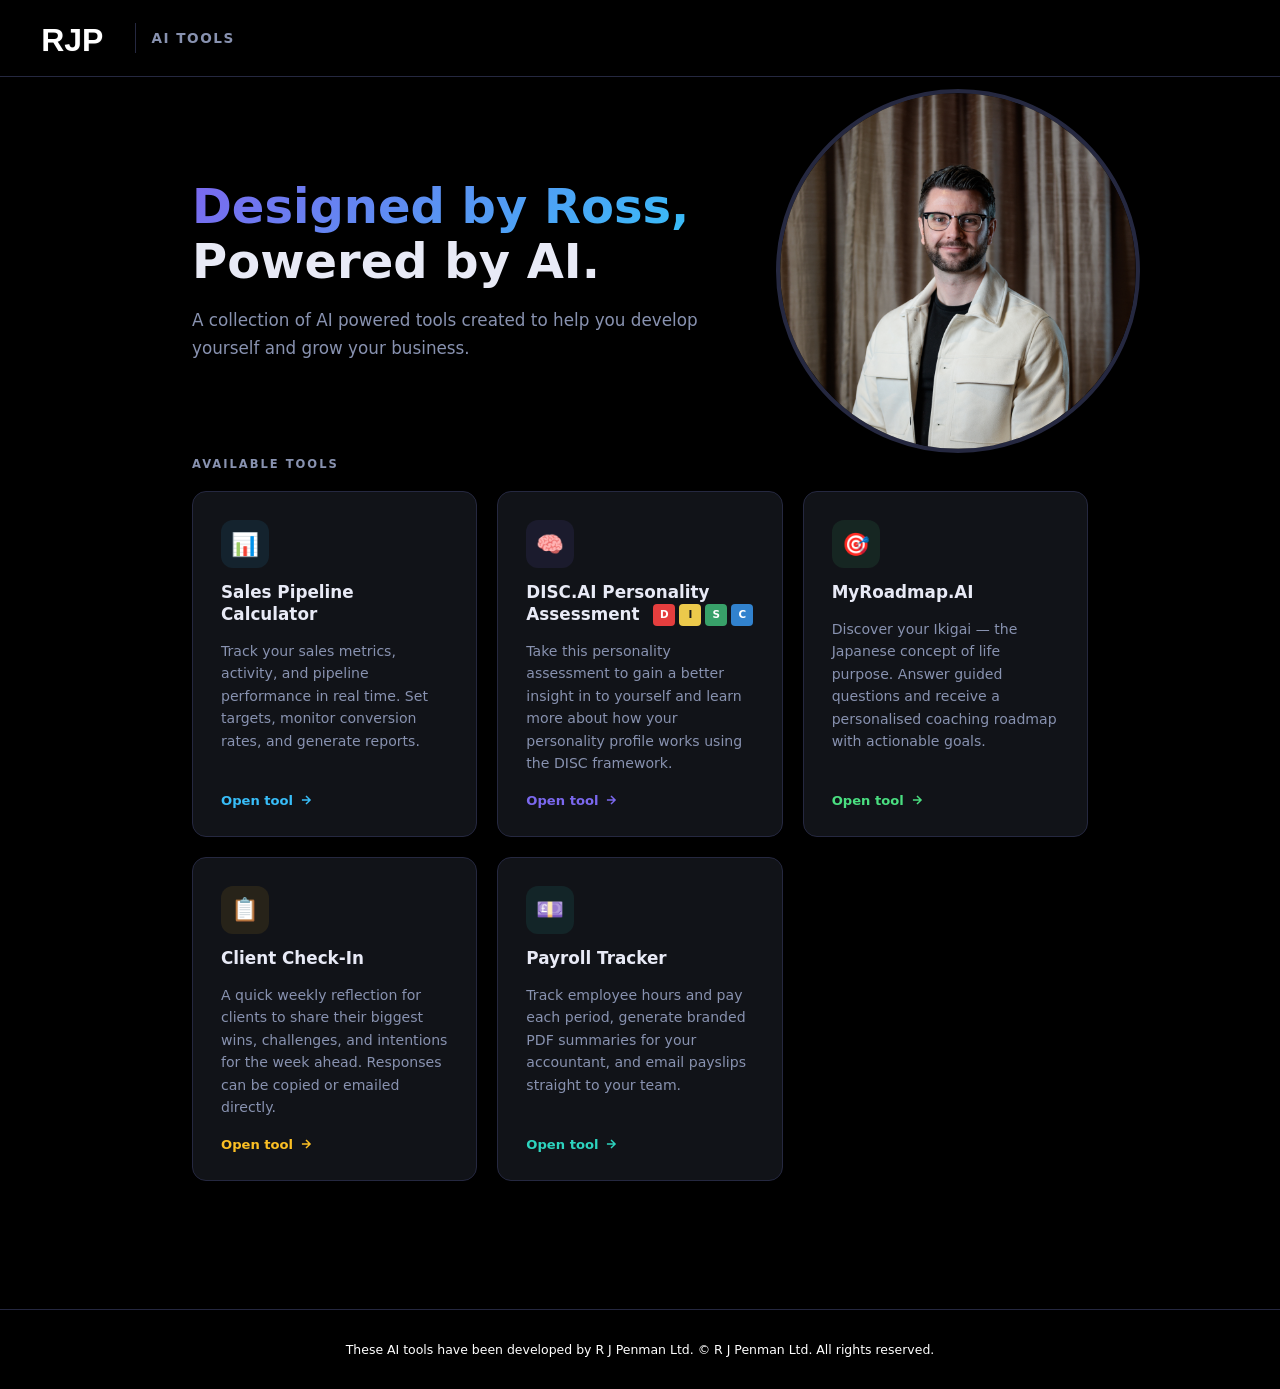
<file: index.html>
<!DOCTYPE html>
<html lang="en">
<head>
  <meta charset="UTF-8" />
  <meta name="viewport" content="width=device-width, initial-scale=1.0" />
  <title>RJP AI Tools</title>
  <style>
    :root {
      --bg: #000000;
      --surface: #111318;
      --surface2: #191c28;
      --border: #252840;
      --text: #e8eaf6;
      --text-muted: #8892b0;
      --radius: 14px;
    }

    * { box-sizing: border-box; margin: 0; padding: 0; }

    body {
      font-family: 'Segoe UI', system-ui, -apple-system, sans-serif;
      background: var(--bg);
      color: var(--text);
      min-height: 100vh;
    }

    /* ── HEADER ── */
    header {
      display: flex;
      align-items: center;
      gap: 16px;
      padding: 20px 40px;
      border-bottom: 1px solid var(--border);
    }

    .logo-img {
      height: 36px;
      width: auto;
      display: block;
    }

    .logo-divider {
      width: 1px;
      height: 30px;
      background: var(--border);
    }

    .logo-label {
      font-size: .85rem;
      font-weight: 700;
      color: var(--text-muted);
      letter-spacing: 1.5px;
      text-transform: uppercase;
    }

    @media (max-width: 480px) {
      header { padding: 14px 16px; gap: 10px; }
      .logo-img { height: 28px; }
      .logo-label { font-size: .72rem; letter-spacing: 1px; }
    }

    /* ── MAIN ── */
    main {
      max-width: 960px;
      margin: 0 auto;
      padding: 64px 32px 80px;
    }

    @media (max-width: 600px) {
      main { padding: 32px 16px 48px; }
    }

    /* ── HERO ── */
    .hero {
      display: flex;
      align-items: center;
      gap: 48px;
      margin-bottom: 56px;
    }

    .hero-text {
      flex: 1;
    }

    .hero-image {
      flex-shrink: 0;
      width: 260px;
      height: 260px;
      border-radius: 50%;
      object-fit: cover;
      object-position: center 12%;
      transform: scale(1.4);
      border: 3px solid var(--border);
    }

    @media (max-width: 700px) {
      .hero {
        flex-direction: column-reverse;
        text-align: center;
        gap: 24px;
      }
      .hero p {
        margin: 0 auto;
      }
      .hero-image {
        width: 180px;
        height: 180px;
        transform: scale(1);
      }
      .hero h1 {
        font-size: 1.6rem;
      }
    }

    .hero-eyebrow {
      font-size: .78rem;
      font-weight: 700;
      letter-spacing: 2px;
      text-transform: uppercase;
      color: var(--text-muted);
      margin-bottom: 14px;
    }

    .hero h1 {
      font-size: clamp(2rem, 5vw, 3rem);
      font-weight: 800;
      line-height: 1.15;
      margin-bottom: 16px;
    }

    .hero h1 span {
      background: linear-gradient(135deg, #7b68ee, #38bdf8);
      -webkit-background-clip: text;
      -webkit-text-fill-color: transparent;
    }

    .hero p {
      color: var(--text-muted);
      font-size: 1.05rem;
      line-height: 1.7;
      max-width: 540px;
    }

    /* ── TOOLS GRID ── */
    .tools-grid {
      display: grid;
      grid-template-columns: repeat(auto-fill, minmax(280px, 1fr));
      gap: 20px;
    }

    @media (max-width: 480px) {
      .tools-grid {
        grid-template-columns: 1fr;
        gap: 16px;
      }
      .tool-card {
        padding: 20px;
      }
    }

    .tool-card {
      background: var(--surface);
      border: 1px solid var(--border);
      border-radius: var(--radius);
      padding: 28px;
      text-decoration: none;
      color: inherit;
      display: flex;
      flex-direction: column;
      gap: 14px;
      transition: border-color .2s, transform .2s, box-shadow .2s;
      position: relative;
      overflow: hidden;
    }

    .tool-card::before {
      content: '';
      position: absolute;
      top: 0; left: 0; right: 0;
      height: 3px;
      background: var(--accent);
      opacity: 0;
      transition: opacity .2s;
    }

    .tool-card:hover {
      border-color: var(--accent);
      transform: translateY(-3px);
      box-shadow: 0 12px 32px rgba(0,0,0,.4);
    }

    .tool-card:hover::before {
      opacity: 1;
    }

    .tool-icon {
      width: 48px; height: 48px;
      border-radius: 12px;
      display: flex; align-items: center; justify-content: center;
      font-size: 1.4rem;
      flex-shrink: 0;
      background: var(--accent-bg);
    }

    .tool-card h2 {
      font-size: 1.05rem;
      font-weight: 700;
      line-height: 1.3;
    }

    .tool-card p {
      font-size: .88rem;
      color: var(--text-muted);
      line-height: 1.6;
      flex: 1;
    }

    .tool-arrow {
      display: flex;
      align-items: center;
      gap: 6px;
      font-size: .82rem;
      font-weight: 700;
      color: var(--accent);
      margin-top: 4px;
    }

    /* ── DISC BOXES ── */
    .disc-boxes {
      display: inline-flex;
      gap: 4px;
      margin-left: 8px;
      vertical-align: middle;
    }

    .disc-boxes span {
      display: inline-flex;
      align-items: center;
      justify-content: center;
      width: 22px;
      height: 22px;
      border-radius: 4px;
      font-size: .65rem;
      font-weight: 800;
      color: #fff;
    }

    .disc-d { background: #e53e3e; }
    .disc-i { background: #ecc94b; color: #1a1a1a !important; }
    .disc-s { background: #38a169; }
    .disc-c { background: #3182ce; }

    /* ── COLOUR VARIANTS ── */
    .card-purple { --accent: #7b68ee; --accent-bg: #7b68ee18; }
    .card-blue   { --accent: #38bdf8; --accent-bg: #38bdf818; }
    .card-green  { --accent: #4ade80; --accent-bg: #4ade8018; }
    .card-amber  { --accent: #fbbf24; --accent-bg: #fbbf2418; }
    .card-teal   { --accent: #2dd4bf; --accent-bg: #2dd4bf18; }

    /* ── SECTION LABEL ── */
    .section-label {
      font-size: .72rem;
      font-weight: 700;
      letter-spacing: 2px;
      text-transform: uppercase;
      color: var(--text-muted);
      margin-bottom: 20px;
    }

    /* ── FOOTER ── */
    footer {
      text-align: center;
      color: #ffffff;
      font-size: .78rem;
      padding: 32px 20px;
      border-top: 1px solid var(--border);
      margin-top: 48px;
    }
  </style>
</head>
<body>

  <header>
    <svg xmlns="http://www.w3.org/2000/svg" viewBox="0 0 480 220" class="logo-img">
      <defs><filter id="sh" x="-5%" y="-5%" width="115%" height="125%"><feDropShadow dx="2" dy="2" stdDeviation="0.5" flood-color="rgba(255,255,255,0.1)"/></filter></defs>
      <text x="8" y="190" font-family="'Arial Black','Helvetica Neue',Arial,sans-serif" font-weight="900" font-size="195" fill="white" filter="url(#sh)">RJP</text>
    </svg>
    <div class="logo-divider"></div>
    <div class="logo-label">AI Tools</div>
  </header>

  <main>
    <div class="hero">
      <div class="hero-text">

        <h1><span>Designed by Ross,</span><br>Powered by AI.</h1>
        <p>A collection of AI powered tools created to help you develop yourself and grow your business.</p>
      </div>
      <img src="RJP Image 1.JPG" alt="Ross Penman" class="hero-image">
    </div>

    <div class="section-label">Available Tools</div>

    <div class="tools-grid">

      <a class="tool-card card-blue" href="sales-squad/index.html">
        <div class="tool-icon">📊</div>
        <h2>Sales Pipeline Calculator</h2>
        <p>Track your sales metrics, activity, and pipeline performance in real time. Set targets, monitor conversion rates, and generate reports.</p>
        <div class="tool-arrow">
          Open tool
          <svg width="14" height="14" fill="none" stroke="currentColor" stroke-width="2.5" viewBox="0 0 24 24"><path d="M5 12h14M12 5l7 7-7 7"/></svg>
        </div>
      </a>

      <a class="tool-card card-purple" href="DISC Profile Calculator.html">
        <div class="tool-icon">🧠</div>
        <h2>DISC.AI Personality Assessment <span class="disc-boxes"><span class="disc-d">D</span><span class="disc-i">I</span><span class="disc-s">S</span><span class="disc-c">C</span></span></h2>
        <p>Take this personality assessment to gain a better insight in to yourself and learn more about how your personality profile works using the DISC framework.</p>
        <div class="tool-arrow">
          Open tool
          <svg width="14" height="14" fill="none" stroke="currentColor" stroke-width="2.5" viewBox="0 0 24 24"><path d="M5 12h14M12 5l7 7-7 7"/></svg>
        </div>
      </a>

      <a class="tool-card card-green" href="myroadmap-ai/index.html">
        <div class="tool-icon">🎯</div>
        <h2>MyRoadmap.AI</h2>
        <p>Discover your Ikigai — the Japanese concept of life purpose. Answer guided questions and receive a personalised coaching roadmap with actionable goals.</p>
        <div class="tool-arrow">
          Open tool
          <svg width="14" height="14" fill="none" stroke="currentColor" stroke-width="2.5" viewBox="0 0 24 24"><path d="M5 12h14M12 5l7 7-7 7"/></svg>
        </div>
      </a>

      <a class="tool-card card-amber" href="weekly-checkin/index.html">
        <div class="tool-icon">📋</div>
        <h2>Client Check-In</h2>
        <p>A quick weekly reflection for clients to share their biggest wins, challenges, and intentions for the week ahead. Responses can be copied or emailed directly.</p>
        <div class="tool-arrow">
          Open tool
          <svg width="14" height="14" fill="none" stroke="currentColor" stroke-width="2.5" viewBox="0 0 24 24"><path d="M5 12h14M12 5l7 7-7 7"/></svg>
        </div>
      </a>

      <a class="tool-card card-teal" href="payroll-tracker/index.html">
        <div class="tool-icon">💷</div>
        <h2>Payroll Tracker</h2>
        <p>Track employee hours and pay each period, generate branded PDF summaries for your accountant, and email payslips straight to your team.</p>
        <div class="tool-arrow">
          Open tool
          <svg width="14" height="14" fill="none" stroke="currentColor" stroke-width="2.5" viewBox="0 0 24 24"><path d="M5 12h14M12 5l7 7-7 7"/></svg>
        </div>
      </a>

    </div>
  </main>

  <footer>
These AI tools have been developed by R J Penman Ltd. &copy; R J Penman Ltd. All rights reserved.
  </footer>

</body>
</html>
</file>
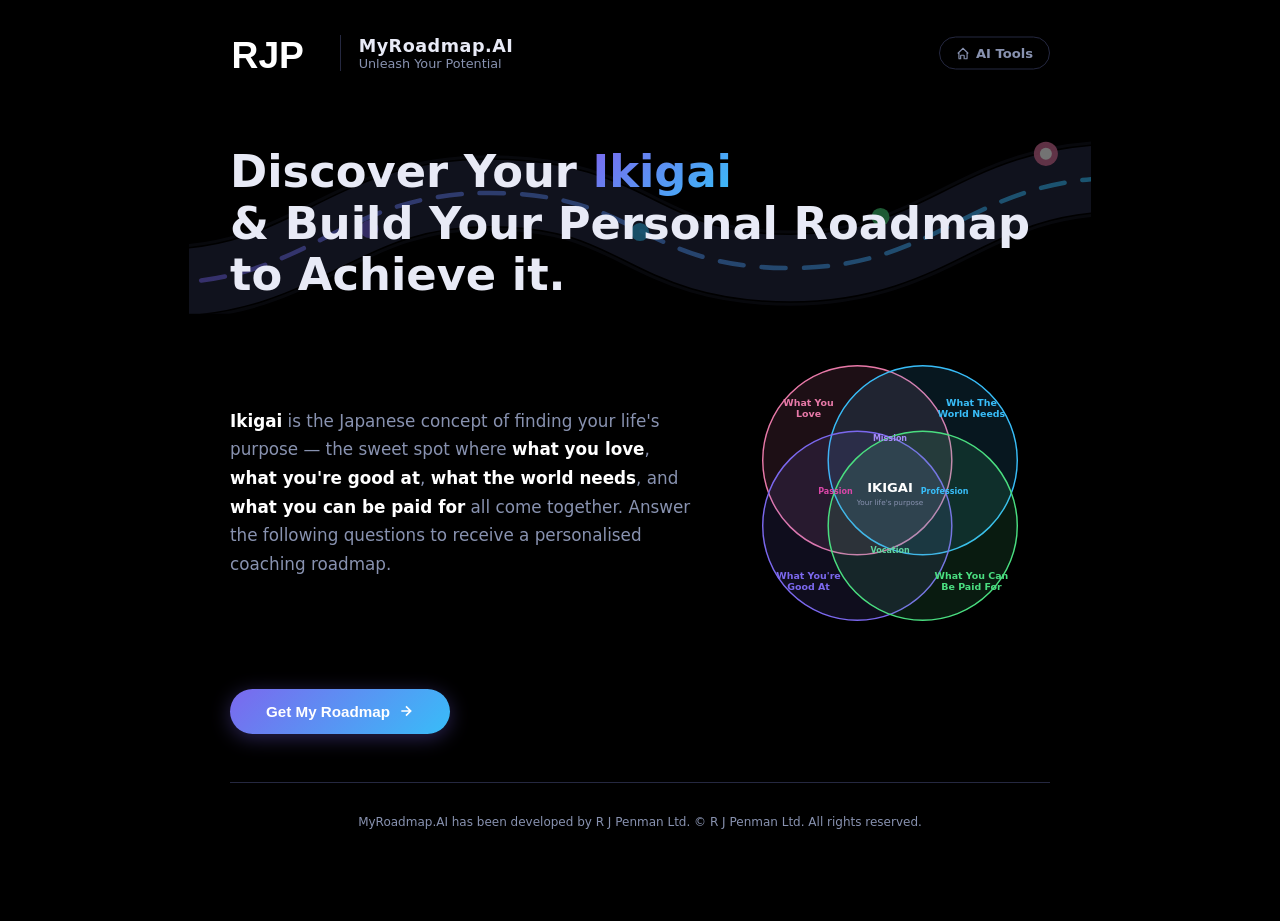
<file: ikigai-coach/index.html>
<!DOCTYPE html>
<html lang="en">
<head>
  <meta charset="UTF-8" />
  <meta name="viewport" content="width=device-width, initial-scale=1.0" />
  <title>MyRoadmap.AI — Unleash Your Potential</title>

  <style>
    /* ─────────────────────────────────────────────────────────────────── */
    /*  ROOT & RESET                                                      */
    /* ─────────────────────────────────────────────────────────────────── */
    :root {
      --bg: #000000;
      --surface: #111318;
      --surface2: #191c28;
      --border: #252840;
      --text: #e8eaf6;
      --text-muted: #8892b0;
      --radius: 14px;
      --love: #e879a8;
      --good: #7b68ee;
      --need: #38bdf8;
      --paid: #4ade80;
      --gradient: linear-gradient(135deg, #7b68ee, #38bdf8);
    }

    * { box-sizing: border-box; margin: 0; padding: 0; }

    body {
      font-family: 'Segoe UI', system-ui, -apple-system, sans-serif;
      background: var(--bg);
      color: var(--text);
      min-height: 100vh;
      display: flex;
      align-items: flex-start;
      justify-content: center;
    }

    .app {
      width: 100%;
      max-width: 860px;
      padding: 32px 20px 60px;
    }

    /* ── SCREENS ── */
    .screen { display: none; animation: fadeIn .4s ease; }
    .screen.active { display: block; }
    @keyframes fadeIn { from { opacity: 0; transform: translateY(14px); } to { opacity: 1; transform: translateY(0); } }

    /* ── HEADER ── */
    .logo-row { display: flex; align-items: center; gap: 18px; margin-bottom: 40px; position: relative; }
    .logo-rjp { height: 42px; width: auto; display: block; }
    .logo-divider { width: 1px; height: 36px; background: var(--border); }
    .logo-title { font-size: 1.1rem; font-weight: 700; letter-spacing: .5px; }
    .logo-subtitle { font-size: .8rem; color: var(--text-muted); }
    .home-link {
      position: absolute; right: 0; top: 50%; transform: translateY(-50%);
      display: inline-flex; align-items: center; gap: 6px;
      font-size: .82rem; font-weight: 700; color: var(--text-muted);
      text-decoration: none; padding: 8px 16px;
      border: 1.5px solid var(--border); border-radius: 50px;
      transition: border-color .2s, color .2s;
    }
    .home-link:hover { border-color: #7b68ee; color: var(--text); }

    /* ── HERO ── */
    .hero-heading {
      font-size: clamp(1.8rem, 5vw, 2.8rem);
      font-weight: 800;
      line-height: 1.15;
      margin-bottom: 16px;
    }
    .hero-heading span { background: var(--gradient); -webkit-background-clip: text; -webkit-text-fill-color: transparent; }
    .hero-sub { color: var(--text-muted); font-size: 1.05rem; line-height: 1.7; max-width: 600px; margin-bottom: 36px; }

    /* ── IKIGAI INTRO CIRCLES ── */
    .ikigai-intro-grid {
      display: grid;
      grid-template-columns: repeat(2, 1fr);
      gap: 14px;
      margin-bottom: 40px;
    }
    .ikigai-intro-card {
      background: var(--surface);
      border: 1px solid var(--border);
      border-radius: var(--radius);
      padding: 24px;
      border-top: 4px solid;
      text-align: center;
    }
    .ikigai-intro-card .emoji { font-size: 2rem; margin-bottom: 10px; }
    .ikigai-intro-card h3 { font-size: .95rem; font-weight: 700; margin-bottom: 6px; }
    .ikigai-intro-card p { font-size: .82rem; color: var(--text-muted); line-height: 1.5; }
    .ikigai-intro-card.love { border-color: var(--love); }
    .ikigai-intro-card.good { border-color: var(--good); }
    .ikigai-intro-card.need { border-color: var(--need); }
    .ikigai-intro-card.paid { border-color: var(--paid); }

    @media (max-width: 480px) {
      .ikigai-intro-grid { grid-template-columns: 1fr; }
    }

    /* ── BUTTONS ── */
    .btn-primary {
      display: inline-flex; align-items: center; gap: 8px;
      background: var(--gradient);
      color: #fff; font-weight: 700; font-size: .95rem;
      border: none; border-radius: 50px;
      padding: 14px 36px;
      cursor: pointer;
      transition: transform .15s, box-shadow .15s;
      box-shadow: 0 4px 20px rgba(123,104,238,.35);
    }
    .btn-primary:hover { transform: translateY(-2px); box-shadow: 0 6px 28px rgba(123,104,238,.5); }

    .btn-secondary {
      display: inline-flex; align-items: center; gap: 8px;
      background: var(--surface2);
      color: var(--text); font-weight: 600; font-size: .95rem;
      border: 1.5px solid var(--border); border-radius: 50px;
      padding: 13px 32px;
      cursor: pointer;
      transition: border-color .15s;
    }
    .btn-secondary:hover { border-color: #7b68ee; }

    .actions { display: flex; gap: 14px; margin-top: 32px; flex-wrap: wrap; }

    /* ── PROGRESS BAR ── */
    .progress-wrap { margin-bottom: 32px; }
    .progress-label { font-size: .78rem; font-weight: 600; color: var(--text-muted); margin-bottom: 8px; letter-spacing: 1px; text-transform: uppercase; }
    .progress-track { height: 6px; background: var(--surface2); border-radius: 3px; overflow: hidden; }
    .progress-fill { height: 100%; background: var(--gradient); border-radius: 3px; transition: width .4s ease; }

    /* ── STEP INDICATORS ── */
    .step-dots { display: flex; gap: 8px; margin-bottom: 8px; }
    .step-dot {
      width: 32px; height: 32px; border-radius: 50%;
      display: flex; align-items: center; justify-content: center;
      font-size: .75rem; font-weight: 700;
      background: var(--surface2); border: 2px solid var(--border);
      color: var(--text-muted); transition: all .3s;
    }
    .step-dot.active { border-color: #7b68ee; color: #fff; background: #7b68ee; }
    .step-dot.done { border-color: var(--paid); color: #fff; background: var(--paid); }

    /* ── FORM FIELDS ── */
    .field-group { margin-bottom: 20px; }
    .field-group label {
      display: block; font-size: .82rem; font-weight: 600;
      color: var(--text-muted); margin-bottom: 6px; letter-spacing: .5px;
    }
    .field-group input,
    .field-group select,
    .field-group textarea {
      width: 100%;
      background: var(--surface2);
      border: 1.5px solid var(--border);
      border-radius: 10px;
      padding: 14px 16px;
      color: var(--text);
      font-size: .95rem;
      font-family: inherit;
      outline: none;
      transition: border-color .2s;
    }
    .field-group input:focus,
    .field-group select:focus,
    .field-group textarea:focus { border-color: #7b68ee; }
    .field-group textarea { resize: vertical; min-height: 90px; }
    .field-group select { cursor: pointer; }
    .field-group select option { background: var(--surface2); color: var(--text); }

    .field-row { display: grid; grid-template-columns: 1fr 1fr; gap: 16px; }
    @media (max-width: 480px) { .field-row { grid-template-columns: 1fr; } }

    .step-title {
      font-size: 1.4rem; font-weight: 800; margin-bottom: 8px;
    }
    .step-subtitle {
      color: var(--text-muted); font-size: .92rem; line-height: 1.6; margin-bottom: 28px;
    }

    /* colour accent on step titles */
    .step-love .step-title { color: var(--love); }
    .step-good .step-title { color: var(--good); }
    .step-need .step-title { color: var(--need); }
    .step-paid .step-title { color: var(--paid); }

    /* ── TAG CHIPS ── */
    .tag-suggestions { display: flex; flex-wrap: wrap; gap: 8px; margin-bottom: 16px; }
    .tag-chip {
      display: inline-flex; align-items: center;
      padding: 8px 16px;
      background: var(--surface2);
      border: 1.5px solid var(--border);
      border-radius: 50px;
      font-size: .82rem; font-weight: 600;
      color: var(--text-muted);
      cursor: pointer;
      transition: all .2s;
      user-select: none;
    }
    .tag-chip:hover { border-color: #7b68ee; color: var(--text); }
    .tag-chip.selected { background: #7b68ee22; border-color: #7b68ee; color: #c4b5fd; }
    .tag-chip.selected.love { background: rgba(232,121,168,.15); border-color: var(--love); color: var(--love); }
    .tag-chip.selected.good { background: rgba(123,104,238,.15); border-color: var(--good); color: #c4b5fd; }
    .tag-chip.selected.need { background: rgba(56,189,248,.15); border-color: var(--need); color: var(--need); }
    .tag-chip.selected.paid { background: rgba(74,222,128,.15); border-color: var(--paid); color: var(--paid); }

    .custom-tag-row { display: flex; gap: 8px; margin-bottom: 12px; }
    .custom-tag-row input { flex: 1; }
    .custom-tag-row button {
      background: var(--surface2); border: 1.5px solid var(--border);
      border-radius: 10px; padding: 10px 18px; color: var(--text);
      font-weight: 600; cursor: pointer; white-space: nowrap;
      transition: border-color .2s;
    }
    .custom-tag-row button:hover { border-color: #7b68ee; }

    .selected-tags { display: flex; flex-wrap: wrap; gap: 6px; margin-top: 12px; min-height: 24px; }
    .selected-tag {
      display: inline-flex; align-items: center; gap: 6px;
      padding: 6px 14px;
      border-radius: 50px;
      font-size: .8rem; font-weight: 600;
    }
    .selected-tag.love { background: rgba(232,121,168,.15); color: var(--love); }
    .selected-tag.good { background: rgba(123,104,238,.15); color: #c4b5fd; }
    .selected-tag.need { background: rgba(56,189,248,.15); color: var(--need); }
    .selected-tag.paid { background: rgba(74,222,128,.15); color: var(--paid); }
    .selected-tag .remove {
      cursor: pointer; font-size: .7rem; opacity: .7;
      transition: opacity .15s;
    }
    .selected-tag .remove:hover { opacity: 1; }

    /* ── GOALS SECTION ── */
    .goal-period { margin-bottom: 28px; }
    .goal-period h3 {
      font-size: 1rem; font-weight: 700; margin-bottom: 14px;
      padding-bottom: 8px; border-bottom: 1px solid var(--border);
    }
    .goal-period h3 .badge {
      display: inline-block;
      background: var(--gradient);
      color: #fff;
      font-size: .7rem; font-weight: 700;
      padding: 3px 10px; border-radius: 50px;
      margin-left: 8px; vertical-align: middle;
    }

    /* ── RESULTS ── */
    .results-hero {
      text-align: center;
      padding: 48px 24px;
      background: var(--surface);
      border: 1px solid var(--border);
      border-radius: var(--radius);
      margin-bottom: 32px;
    }
    .results-hero h1 {
      font-size: clamp(1.6rem, 4vw, 2.4rem);
      font-weight: 800;
      margin-bottom: 8px;
    }
    .results-hero h1 span { background: var(--gradient); -webkit-background-clip: text; -webkit-text-fill-color: transparent; }
    .results-hero p { color: var(--text-muted); font-size: 1rem; }

    .result-section {
      background: var(--surface);
      border: 1px solid var(--border);
      border-radius: var(--radius);
      padding: 28px;
      margin-bottom: 20px;
    }
    .result-section h2 {
      font-size: 1.15rem; font-weight: 700; margin-bottom: 16px;
      display: flex; align-items: center; gap: 10px;
    }
    .result-section h2 .dot {
      width: 12px; height: 12px; border-radius: 50%; flex-shrink: 0;
    }

    .intersection-grid {
      display: grid; grid-template-columns: repeat(2, 1fr); gap: 16px;
    }
    @media (max-width: 600px) { .intersection-grid { grid-template-columns: 1fr; } }

    .intersection-card {
      background: var(--surface2);
      border: 1px solid var(--border);
      border-radius: 12px;
      padding: 20px;
      border-left: 4px solid;
    }
    .intersection-card h3 { font-size: .95rem; font-weight: 700; margin-bottom: 4px; }
    .intersection-card .subtitle { font-size: .78rem; color: var(--text-muted); margin-bottom: 10px; }
    .intersection-card .items { font-size: .85rem; line-height: 1.7; }
    .intersection-card.passion { border-left-color: #d946a8; }
    .intersection-card.passion h3 { color: #d946a8; }
    .intersection-card.mission { border-left-color: #a78bfa; }
    .intersection-card.mission h3 { color: #a78bfa; }
    .intersection-card.vocation { border-left-color: #60d5a0; }
    .intersection-card.vocation h3 { color: #60d5a0; }
    .intersection-card.profession { border-left-color: #38bdf8; }
    .intersection-card.profession h3 { color: #38bdf8; }

    .strength-bar-wrap { margin-bottom: 12px; }
    .strength-bar-label { display: flex; justify-content: space-between; font-size: .82rem; margin-bottom: 4px; }
    .strength-bar-label span:last-child { color: var(--text-muted); }
    .strength-bar { height: 8px; background: var(--surface2); border-radius: 4px; overflow: hidden; }
    .strength-bar-fill { height: 100%; border-radius: 4px; transition: width .6s ease; }
    .strength-bar-fill.passion { background: #d946a8; }
    .strength-bar-fill.mission { background: #a78bfa; }
    .strength-bar-fill.vocation { background: #60d5a0; }
    .strength-bar-fill.profession { background: #38bdf8; }

    .roadmap-timeline { position: relative; padding-left: 28px; }
    .roadmap-timeline::before {
      content: ''; position: absolute; left: 8px; top: 4px; bottom: 4px;
      width: 2px; background: var(--border);
    }
    .roadmap-item { position: relative; margin-bottom: 24px; }
    .roadmap-item::before {
      content: ''; position: absolute; left: -24px; top: 6px;
      width: 12px; height: 12px; border-radius: 50%;
      background: var(--gradient); border: 2px solid var(--bg);
    }
    .roadmap-item h4 { font-size: .92rem; font-weight: 700; margin-bottom: 6px; }
    .roadmap-item ul { list-style: none; padding: 0; }
    .roadmap-item li {
      font-size: .85rem; color: var(--text-muted); line-height: 1.7;
      padding-left: 16px; position: relative;
    }
    .roadmap-item li::before {
      content: ''; position: absolute; left: 0; top: 10px;
      width: 6px; height: 6px; border-radius: 50%;
      background: var(--border);
    }

    .coaching-focus {
      display: grid; grid-template-columns: repeat(auto-fill, minmax(220px, 1fr)); gap: 12px;
    }
    .focus-card {
      background: var(--surface2); border: 1px solid var(--border);
      border-radius: 10px; padding: 16px;
    }
    .focus-card h4 { font-size: .88rem; font-weight: 700; margin-bottom: 6px; }
    .focus-card p { font-size: .8rem; color: var(--text-muted); line-height: 1.6; }

    /* ── IKIGAI SVG DIAGRAM ── */
    .ikigai-diagram-wrap {
      display: flex; justify-content: center; margin: 24px 0;
    }
    .ikigai-diagram-wrap svg { max-width: 420px; width: 100%; height: auto; }

    /* ── 5F PILLARS ── */
    .pillar-tabs { display: flex; gap: 6px; margin-bottom: 24px; flex-wrap: wrap; }
    .pillar-tab {
      display: flex; align-items: center; gap: 6px;
      padding: 10px 16px; border-radius: 50px;
      background: var(--surface2); border: 1.5px solid var(--border);
      font-size: .82rem; font-weight: 600; color: var(--text-muted);
      cursor: pointer; transition: all .2s; user-select: none;
    }
    .pillar-tab:hover { border-color: #555; }
    .pillar-tab.active { color: #fff; }
    .pillar-tab .pillar-icon { font-size: 1rem; }
    .pillar-tab.active.tab-finances   { background: rgba(74,222,128,.15); border-color: var(--paid); color: var(--paid); }
    .pillar-tab.active.tab-family     { background: rgba(232,121,168,.15); border-color: var(--love); color: var(--love); }
    .pillar-tab.active.tab-fitness    { background: rgba(251,191,36,.15); border-color: #fbbf24; color: #fbbf24; }
    .pillar-tab.active.tab-fortitude  { background: rgba(123,104,238,.15); border-color: var(--good); color: #c4b5fd; }
    .pillar-tab.active.tab-fulfilment { background: rgba(56,189,248,.15); border-color: var(--need); color: var(--need); }

    .pillar-panel { display: none; animation: fadeIn .3s ease; }
    .pillar-panel.active { display: block; }

    .pillar-header { margin-bottom: 20px; }
    .pillar-header h3 { font-size: 1.1rem; font-weight: 700; margin-bottom: 4px; }
    .pillar-header .pillar-align {
      font-size: .78rem; color: var(--text-muted); line-height: 1.5;
      padding: 8px 12px; border-radius: 8px;
      background: var(--surface2); border-left: 3px solid;
      margin-top: 8px;
    }
    .pillar-header .pillar-align.align-finances   { border-left-color: var(--paid); }
    .pillar-header .pillar-align.align-family     { border-left-color: var(--love); }
    .pillar-header .pillar-align.align-fitness    { border-left-color: #fbbf24; }
    .pillar-header .pillar-align.align-fortitude  { border-left-color: var(--good); }
    .pillar-header .pillar-align.align-fulfilment { border-left-color: var(--need); }

    .pillar-timeframes { display: flex; flex-direction: column; gap: 16px; }

    /* Pillar results cards */
    .pillar-results-grid { display: grid; grid-template-columns: repeat(auto-fill, minmax(250px, 1fr)); gap: 14px; }
    .pillar-result-card {
      background: var(--surface2); border: 1px solid var(--border);
      border-radius: 12px; padding: 20px; border-top: 3px solid;
    }
    .pillar-result-card.pr-finances   { border-top-color: var(--paid); }
    .pillar-result-card.pr-family     { border-top-color: var(--love); }
    .pillar-result-card.pr-fitness    { border-top-color: #fbbf24; }
    .pillar-result-card.pr-fortitude  { border-top-color: var(--good); }
    .pillar-result-card.pr-fulfilment { border-top-color: var(--need); }
    .pillar-result-card h4 { font-size: .92rem; font-weight: 700; margin-bottom: 4px; display: flex; align-items: center; gap: 8px; }
    .pillar-result-card .pillar-zone { font-size: .72rem; color: var(--text-muted); margin-bottom: 10px; }
    .pillar-result-card .pillar-goals { font-size: .82rem; line-height: 1.65; }
    .pillar-result-card .pillar-goals strong { color: var(--text); }
    .pillar-result-card .pillar-goals .goal-text { color: var(--text-muted); }

    /* ── QUICK WINS ── */
    .quick-wins-grid { display: grid; grid-template-columns: repeat(3, 1fr); gap: 16px; }
    @media (max-width: 600px) { .quick-wins-grid { grid-template-columns: 1fr; } }
    .quick-win-card {
      background: var(--surface2); border: 1px solid var(--border);
      border-radius: 12px; padding: 22px; position: relative;
      border-top: 3px solid;
    }
    .quick-win-card.qw-1 { border-top-color: #fbbf24; }
    .quick-win-card.qw-2 { border-top-color: #38bdf8; }
    .quick-win-card.qw-3 { border-top-color: #4ade80; }
    .quick-win-number {
      width: 28px; height: 28px; border-radius: 50%;
      display: flex; align-items: center; justify-content: center;
      font-size: .75rem; font-weight: 800; color: #fff;
      margin-bottom: 12px;
    }
    .qw-1 .quick-win-number { background: #fbbf24; color: #1a1a1a; }
    .qw-2 .quick-win-number { background: #38bdf8; }
    .qw-3 .quick-win-number { background: #4ade80; color: #1a1a1a; }
    .quick-win-card h4 { font-size: .92rem; font-weight: 700; margin-bottom: 6px; }
    .quick-win-card .qw-action { font-size: .84rem; color: var(--text-muted); line-height: 1.65; margin-bottom: 10px; }
    .quick-win-card .qw-outcome {
      font-size: .78rem; font-weight: 600; padding: 8px 12px;
      background: rgba(123,104,238,.1); border-radius: 8px;
      color: #c4b5fd; line-height: 1.5;
    }

    /* ── DETAILED ROADMAP ── */
    .phase-header {
      display: flex; align-items: center; gap: 12px;
      margin-bottom: 20px; padding-bottom: 12px;
      border-bottom: 1px solid var(--border);
    }
    .phase-badge {
      display: inline-flex; align-items: center; justify-content: center;
      padding: 6px 16px; border-radius: 50px;
      font-size: .75rem; font-weight: 700; letter-spacing: .5px;
      text-transform: uppercase; color: #fff;
    }
    .phase-badge.phase-1 { background: linear-gradient(135deg, #fbbf24, #f59e0b); color: #1a1a1a; }
    .phase-badge.phase-2 { background: linear-gradient(135deg, #7b68ee, #6d5ce7); }
    .phase-badge.phase-3 { background: linear-gradient(135deg, #38bdf8, #0ea5e9); }
    .phase-badge.phase-4 { background: linear-gradient(135deg, #4ade80, #22c55e); color: #1a1a1a; }
    .phase-header h3 { font-size: 1.1rem; font-weight: 700; }
    .phase-header .phase-desc { font-size: .82rem; color: var(--text-muted); }

    .task-list { list-style: none; padding: 0; }
    .task-item {
      display: flex; gap: 14px; padding: 14px 0;
      border-bottom: 1px solid rgba(37,40,64,.6);
    }
    .task-item:last-child { border-bottom: none; }
    .task-num {
      flex-shrink: 0; width: 30px; height: 30px;
      border-radius: 50%; display: flex; align-items: center; justify-content: center;
      font-size: .78rem; font-weight: 700;
      background: var(--surface2); border: 1.5px solid var(--border);
      color: var(--text-muted); margin-top: 2px;
    }
    .task-content { flex: 1; }
    .task-content h5 { font-size: .9rem; font-weight: 700; margin-bottom: 4px; color: var(--text); }
    .task-content p { font-size: .82rem; color: var(--text-muted); line-height: 1.6; }
    .task-tag {
      display: inline-block; font-size: .68rem; font-weight: 700;
      padding: 2px 8px; border-radius: 50px; margin-top: 6px;
      text-transform: uppercase; letter-spacing: .5px;
    }
    .task-tag.reflect { background: rgba(232,121,168,.15); color: var(--love); }
    .task-tag.act { background: rgba(74,222,128,.15); color: var(--paid); }
    .task-tag.connect { background: rgba(56,189,248,.15); color: var(--need); }
    .task-tag.build { background: rgba(123,104,238,.15); color: var(--good); }
    .task-tag.review { background: rgba(251,191,36,.15); color: #fbbf24; }

    .phase-section { margin-bottom: 28px; }
    .phase-section:last-child { margin-bottom: 0; }

    /* ── PRINT ── */
    @media print {
      body { background: #fff; color: #1a1a1a; }
      .app { max-width: 100%; padding: 0; }
      .screen { display: none !important; }
      .screen.active { display: block !important; }
      .btn-primary, .btn-secondary, .actions, .progress-wrap, .step-dots { display: none !important; }
      .result-section, .results-hero { break-inside: avoid; border-color: #ddd; background: #fafafa; }
      .intersection-card { background: #f5f5f5; border-color: #ddd; }
      .roadmap-timeline::before { background: #ccc; }
      .strength-bar { background: #eee; }
    }

    /* ── MOBILE ── */
    @media (max-width: 480px) {
      .app { padding: 20px 14px 40px; }
      .logo-row { gap: 12px; margin-bottom: 28px; flex-wrap: wrap; justify-content: center; }
      .logo-rjp { height: 32px; }
      .home-link { position: static; transform: none; margin-top: 8px; }
      .step-title { font-size: 1.2rem; }
      .step-dots { gap: 4px; justify-content: center; flex-wrap: wrap; }
      .step-dot { width: 26px; height: 26px; font-size: .65rem; }
      .actions { flex-direction: column-reverse; }
      .actions .btn-primary, .actions .btn-secondary { width: 100%; justify-content: center; }
      .screen > .btn-primary { display: flex; width: 100%; justify-content: center; }
      .results-hero { padding: 28px 16px; }
      .coaching-focus { grid-template-columns: 1fr; }
      .pillar-results-grid { grid-template-columns: 1fr; }
    }

    /* ── VALIDATION SHAKE ── */
    @keyframes wobble { 0%,100% { transform: translateX(0); } 20% { transform: translateX(-6px); } 40% { transform: translateX(6px); } 60% { transform: translateX(-4px); } 80% { transform: translateX(4px); } }
    .wobble { animation: wobble .4s ease; }
    .field-error { border-color: #e74c3c !important; }

    /* ── INTRO SPLIT LAYOUT ── */
    .intro-split {
      display: flex;
      align-items: center;
      gap: 32px;
      margin-bottom: 36px;
    }
    .intro-split .hero-sub {
      flex: 1;
      margin-bottom: 0;
    }
    .ikigai-diagram-intro {
      flex-shrink: 0;
      width: 320px;
    }
    .ikigai-diagram-intro svg {
      width: 100%;
      height: auto;
      display: block;
    }
    @media (max-width: 700px) {
      .intro-split {
        flex-direction: column-reverse;
        text-align: center;
      }
      .ikigai-diagram-intro { width: 280px; }
    }

    /* ── ROAD BACKGROUND ── */
    .hero-block {
      position: relative;
      padding: 32px 0 16px;
    }
    .road-bg {
      position: absolute;
      top: 50%;
      left: 50%;
      transform: translate(-50%, -50%);
      width: 110%;
      opacity: 0.45;
      pointer-events: none;
      z-index: 0;
    }
    .road-bg svg {
      width: 100%;
      height: auto;
      display: block;
    }
    .hero-block .hero-heading {
      position: relative;
      z-index: 1;
    }

    /* ── APP FOOTER ── */
    .app-footer {
      text-align: center;
      color: var(--text-muted);
      font-size: .75rem;
      padding: 32px 20px;
      border-top: 1px solid var(--border);
      margin-top: 48px;
    }
  </style>
</head>
<body>

<div class="app">

  <!-- ════════════════════════════════════════════ -->
  <!--  SCREEN: INTRO                              -->
  <!-- ════════════════════════════════════════════ -->
  <div id="screen-intro" class="screen active">

    <div class="logo-row">
      <svg xmlns="http://www.w3.org/2000/svg" viewBox="0 0 480 220" class="logo-rjp">
        <text x="8" y="190" font-family="'Arial Black','Helvetica Neue',Arial,sans-serif" font-weight="900" font-size="195" fill="white">RJP</text>
      </svg>
      <div class="logo-divider"></div>
      <div>
        <div class="logo-title">MyRoadmap.AI</div>
        <div class="logo-subtitle">Unleash Your Potential</div>
      </div>
    </div>

    <div class="hero-block">
      <div class="road-bg">
        <svg viewBox="0 0 600 120" xmlns="http://www.w3.org/2000/svg" preserveAspectRatio="xMidYMid meet">
          <path d="M-20,100 C80,100 100,40 200,40 C300,40 300,90 400,90 C500,90 520,30 620,30"
                stroke="#3a3d5c" stroke-width="50" fill="none" stroke-linecap="round" opacity="0.3"/>
          <path d="M-20,100 C80,100 100,40 200,40 C300,40 300,90 400,90 C500,90 520,30 620,30"
                stroke="#000" stroke-width="46" fill="none" stroke-linecap="round"/>
          <path d="M-20,100 C80,100 100,40 200,40 C300,40 300,90 400,90 C500,90 520,30 620,30"
                stroke="#252840" stroke-width="44" fill="none" stroke-linecap="round"/>
          <path d="M-20,100 C80,100 100,40 200,40 C300,40 300,90 400,90 C500,90 520,30 620,30"
                stroke="url(#roadGrad)" stroke-width="3" fill="none" stroke-dasharray="16,12" stroke-linecap="round"/>
          <circle cx="120" cy="64" r="6" fill="#7b68ee" opacity="0.9"/>
          <circle cx="300" cy="66" r="6" fill="#38bdf8" opacity="0.9"/>
          <circle cx="460" cy="56" r="6" fill="#4ade80" opacity="0.9"/>
          <g transform="translate(570,14)">
            <circle cx="0" cy="0" r="8" fill="#e879a8" opacity="0.9"/>
            <circle cx="0" cy="0" r="4" fill="#fff"/>
          </g>
          <defs>
            <linearGradient id="roadGrad" x1="0%" y1="0%" x2="100%" y2="0%">
              <stop offset="0%" stop-color="#7b68ee"/>
              <stop offset="100%" stop-color="#38bdf8"/>
            </linearGradient>
          </defs>
        </svg>
      </div>
      <h1 class="hero-heading">Discover Your <span>Ikigai</span><br>& Build Your Personal Roadmap to Achieve it.</h1>
    </div>
    <div class="intro-split">
      <p class="hero-sub">
        <strong style="color:#fff;">Ikigai</strong> is the Japanese concept of finding your life's purpose — the sweet spot where <strong style="color:#fff;">what you
        love</strong>, <strong style="color:#fff;">what you're good at</strong>, <strong style="color:#fff;">what the world needs</strong>,
        and <strong style="color:#fff;">what you can be paid for</strong> all come together. Answer the following questions to receive
        a personalised coaching roadmap.
      </p>
      <div class="ikigai-diagram-intro">
      <svg viewBox="0 0 440 440" xmlns="http://www.w3.org/2000/svg">
        <!-- Circles -->
        <circle cx="175" cy="175" r="130" fill="var(--love)" fill-opacity="0.12" stroke="var(--love)" stroke-width="2"/>
        <circle cx="265" cy="175" r="130" fill="var(--need)" fill-opacity="0.12" stroke="var(--need)" stroke-width="2"/>
        <circle cx="175" cy="265" r="130" fill="var(--good)" fill-opacity="0.12" stroke="var(--good)" stroke-width="2"/>
        <circle cx="265" cy="265" r="130" fill="var(--paid)" fill-opacity="0.12" stroke="var(--paid)" stroke-width="2"/>

        <!-- Outer labels -->
        <text x="108" y="100" fill="var(--love)" font-size="13" font-weight="700" text-anchor="middle">What You</text>
        <text x="108" y="116" fill="var(--love)" font-size="13" font-weight="700" text-anchor="middle">Love</text>

        <text x="332" y="100" fill="var(--need)" font-size="13" font-weight="700" text-anchor="middle">What The</text>
        <text x="332" y="116" fill="var(--need)" font-size="13" font-weight="700" text-anchor="middle">World Needs</text>

        <text x="108" y="338" fill="var(--good)" font-size="13" font-weight="700" text-anchor="middle">What You're</text>
        <text x="108" y="354" fill="var(--good)" font-size="13" font-weight="700" text-anchor="middle">Good At</text>

        <text x="332" y="338" fill="var(--paid)" font-size="13" font-weight="700" text-anchor="middle">What You Can</text>
        <text x="332" y="354" fill="var(--paid)" font-size="13" font-weight="700" text-anchor="middle">Be Paid For</text>

        <!-- Intersection labels -->
        <text x="220" y="148" fill="#a78bfa" font-size="11" font-weight="600" text-anchor="middle">Mission</text>
        <text x="145" y="222" fill="#d946a8" font-size="11" font-weight="600" text-anchor="middle">Passion</text>
        <text x="295" y="222" fill="#38bdf8" font-size="11" font-weight="600" text-anchor="middle">Profession</text>
        <text x="220" y="302" fill="#60d5a0" font-size="11" font-weight="600" text-anchor="middle">Vocation</text>

        <!-- Centre IKIGAI -->
        <text x="220" y="218" fill="#fff" font-size="18" font-weight="800" text-anchor="middle">IKIGAI</text>
        <text x="220" y="236" fill="var(--text-muted)" font-size="10" text-anchor="middle">Your life's purpose</text>
      </svg>
      </div>
    </div>

    <button class="btn-primary" onclick="startAssessment()">
      Get My Roadmap
      <svg width="16" height="16" fill="none" stroke="currentColor" stroke-width="2.5" viewBox="0 0 24 24"><path d="M5 12h14M12 5l7 7-7 7"/></svg>
    </button>
  </div>

  <!-- ════════════════════════════════════════════ -->
  <!--  SCREEN: STEP 1 — Personal Info             -->
  <!-- ════════════════════════════════════════════ -->
  <div id="screen-step1" class="screen">
    <div class="logo-row">
      <svg xmlns="http://www.w3.org/2000/svg" viewBox="0 0 480 220" class="logo-rjp"><text x="8" y="190" font-family="'Arial Black','Helvetica Neue',Arial,sans-serif" font-weight="900" font-size="195" fill="white">RJP</text></svg>
      <div class="logo-divider"></div>
      <div><div class="logo-title">MyRoadmap.AI</div><div class="logo-subtitle">Step 1 of 9</div></div>
    </div>
    <div class="progress-wrap">
      <div class="step-dots" id="dots-1"></div>
      <div class="progress-track"><div class="progress-fill" style="width:11.1%"></div></div>
    </div>

    <h2 class="step-title">About You</h2>
    <p class="step-subtitle">Let's start with the basics so your roadmap is personalised to you.</p>

    <div class="field-row">
      <div class="field-group">
        <label for="f-name">Full Name</label>
        <input type="text" id="f-name" placeholder="e.g. Ross Penman" />
      </div>
      <div class="field-group">
        <label for="f-age">Age</label>
        <input type="number" id="f-age" placeholder="e.g. 35" min="16" max="100" />
      </div>
    </div>
    <div class="field-row">
      <div class="field-group">
        <label for="f-email">Email Address</label>
        <input type="email" id="f-email" placeholder="e.g. ross@example.com" />
      </div>
      <div class="field-group">
        <label for="f-phone">Contact Phone Number</label>
        <input type="tel" id="f-phone" placeholder="e.g. 07700 900123" />
      </div>
    </div>
    <div class="field-row">
      <div class="field-group">
        <label for="f-relationship">Relationship Status</label>
        <select id="f-relationship">
          <option value="">Select...</option>
          <option>Single</option>
          <option>In a Relationship</option>
          <option>Married</option>
          <option>Divorced</option>
          <option>Widowed</option>
          <option>Prefer not to say</option>
        </select>
      </div>
      <div class="field-group">
        <label for="f-parent">Do you have children?</label>
        <select id="f-parent">
          <option value="">Select...</option>
          <option>Yes</option>
          <option>No</option>
          <option>Expecting</option>
          <option>Prefer not to say</option>
        </select>
      </div>
    </div>
    <div class="field-row">
      <div class="field-group">
        <label for="f-occupation">Occupation</label>
        <input type="text" id="f-occupation" placeholder="e.g. Sales Manager" />
      </div>
      <div class="field-group">
        <label for="f-date">Today's Date</label>
        <input type="text" id="f-date" readonly style="color:var(--text-muted); cursor:default;" />
      </div>
    </div>

    <div class="actions">
      <button class="btn-secondary" onclick="showScreen('screen-intro')">Back</button>
      <button class="btn-primary" onclick="validateStep1()">
        Next
        <svg width="14" height="14" fill="none" stroke="currentColor" stroke-width="2.5" viewBox="0 0 24 24"><path d="M5 12h14M12 5l7 7-7 7"/></svg>
      </button>
    </div>
  </div>

  <!-- ════════════════════════════════════════════ -->
  <!--  SCREEN: STEP 2 — What You Love             -->
  <!-- ════════════════════════════════════════════ -->
  <div id="screen-step2" class="screen step-love">
    <div class="logo-row">
      <svg xmlns="http://www.w3.org/2000/svg" viewBox="0 0 480 220" class="logo-rjp"><text x="8" y="190" font-family="'Arial Black','Helvetica Neue',Arial,sans-serif" font-weight="900" font-size="195" fill="white">RJP</text></svg>
      <div class="logo-divider"></div>
      <div><div class="logo-title">MyRoadmap.AI</div><div class="logo-subtitle">Step 2 of 9</div></div>
    </div>
    <div class="progress-wrap">
      <div class="step-dots" id="dots-2"></div>
      <div class="progress-track"><div class="progress-fill" style="width:22.2%"></div></div>
    </div>

    <h2 class="step-title">What You Love</h2>
    <p class="step-subtitle">Select or add the activities, topics, and passions that truly energise and excite you. Choose as many as you like.</p>

    <div class="tag-suggestions" id="tags-love"></div>
    <div class="custom-tag-row">
      <input type="text" id="custom-love" placeholder="Add your own..." />
      <button onclick="addCustomTag('love')">+ Add</button>
    </div>
    <div class="selected-tags" id="selected-love"></div>

    <div class="actions">
      <button class="btn-secondary" onclick="goToStep(1)">Back</button>
      <button class="btn-primary" onclick="validateTagStep('love', 3)">
        Next
        <svg width="14" height="14" fill="none" stroke="currentColor" stroke-width="2.5" viewBox="0 0 24 24"><path d="M5 12h14M12 5l7 7-7 7"/></svg>
      </button>
    </div>
  </div>

  <!-- ════════════════════════════════════════════ -->
  <!--  SCREEN: STEP 3 — What You're Good At       -->
  <!-- ════════════════════════════════════════════ -->
  <div id="screen-step3" class="screen step-good">
    <div class="logo-row">
      <svg xmlns="http://www.w3.org/2000/svg" viewBox="0 0 480 220" class="logo-rjp"><text x="8" y="190" font-family="'Arial Black','Helvetica Neue',Arial,sans-serif" font-weight="900" font-size="195" fill="white">RJP</text></svg>
      <div class="logo-divider"></div>
      <div><div class="logo-title">MyRoadmap.AI</div><div class="logo-subtitle">Step 3 of 9</div></div>
    </div>
    <div class="progress-wrap">
      <div class="step-dots" id="dots-3"></div>
      <div class="progress-track"><div class="progress-fill" style="width:33.3%"></div></div>
    </div>

    <h2 class="step-title">What You're Good At</h2>
    <p class="step-subtitle">What skills and talents come naturally to you? What do others often ask you for help with?</p>

    <div class="tag-suggestions" id="tags-good"></div>
    <div class="custom-tag-row">
      <input type="text" id="custom-good" placeholder="Add your own..." />
      <button onclick="addCustomTag('good')">+ Add</button>
    </div>
    <div class="selected-tags" id="selected-good"></div>

    <div class="actions">
      <button class="btn-secondary" onclick="goToStep(2)">Back</button>
      <button class="btn-primary" onclick="validateTagStep('good', 4)">
        Next
        <svg width="14" height="14" fill="none" stroke="currentColor" stroke-width="2.5" viewBox="0 0 24 24"><path d="M5 12h14M12 5l7 7-7 7"/></svg>
      </button>
    </div>
  </div>

  <!-- ════════════════════════════════════════════ -->
  <!--  SCREEN: STEP 4 — What The World Needs      -->
  <!-- ════════════════════════════════════════════ -->
  <div id="screen-step4" class="screen step-need">
    <div class="logo-row">
      <svg xmlns="http://www.w3.org/2000/svg" viewBox="0 0 480 220" class="logo-rjp"><text x="8" y="190" font-family="'Arial Black','Helvetica Neue',Arial,sans-serif" font-weight="900" font-size="195" fill="white">RJP</text></svg>
      <div class="logo-divider"></div>
      <div><div class="logo-title">MyRoadmap.AI</div><div class="logo-subtitle">Step 4 of 9</div></div>
    </div>
    <div class="progress-wrap">
      <div class="step-dots" id="dots-4"></div>
      <div class="progress-track"><div class="progress-fill" style="width:44.4%"></div></div>
    </div>

    <h2 class="step-title">What The World Needs</h2>
    <p class="step-subtitle">What problems do you see in the world that you'd love to help solve? What causes matter to you?</p>

    <div class="tag-suggestions" id="tags-need"></div>
    <div class="custom-tag-row">
      <input type="text" id="custom-need" placeholder="Add your own..." />
      <button onclick="addCustomTag('need')">+ Add</button>
    </div>
    <div class="selected-tags" id="selected-need"></div>

    <div class="actions">
      <button class="btn-secondary" onclick="goToStep(3)">Back</button>
      <button class="btn-primary" onclick="validateTagStep('need', 5)">
        Next
        <svg width="14" height="14" fill="none" stroke="currentColor" stroke-width="2.5" viewBox="0 0 24 24"><path d="M5 12h14M12 5l7 7-7 7"/></svg>
      </button>
    </div>
  </div>

  <!-- ════════════════════════════════════════════ -->
  <!--  SCREEN: STEP 5 — What You Can Be Paid For  -->
  <!-- ════════════════════════════════════════════ -->
  <div id="screen-step5" class="screen step-paid">
    <div class="logo-row">
      <svg xmlns="http://www.w3.org/2000/svg" viewBox="0 0 480 220" class="logo-rjp"><text x="8" y="190" font-family="'Arial Black','Helvetica Neue',Arial,sans-serif" font-weight="900" font-size="195" fill="white">RJP</text></svg>
      <div class="logo-divider"></div>
      <div><div class="logo-title">MyRoadmap.AI</div><div class="logo-subtitle">Step 5 of 9</div></div>
    </div>
    <div class="progress-wrap">
      <div class="step-dots" id="dots-5"></div>
      <div class="progress-track"><div class="progress-fill" style="width:55.6%"></div></div>
    </div>

    <h2 class="step-title">What You Can Be Paid For</h2>
    <p class="step-subtitle">Think about your marketable skills, services, or products. What could people or businesses pay you for?</p>

    <div class="tag-suggestions" id="tags-paid"></div>
    <div class="custom-tag-row">
      <input type="text" id="custom-paid" placeholder="Add your own..." />
      <button onclick="addCustomTag('paid')">+ Add</button>
    </div>
    <div class="selected-tags" id="selected-paid"></div>

    <div class="actions">
      <button class="btn-secondary" onclick="goToStep(4)">Back</button>
      <button class="btn-primary" onclick="validateTagStep('paid', 6)">
        Next
        <svg width="14" height="14" fill="none" stroke="currentColor" stroke-width="2.5" viewBox="0 0 24 24"><path d="M5 12h14M12 5l7 7-7 7"/></svg>
      </button>
    </div>
  </div>

  <!-- ════════════════════════════════════════════ -->
  <!--  SCREEN: STEP 6 — Frame of Mind             -->
  <!-- ════════════════════════════════════════════ -->
  <div id="screen-step6" class="screen">
    <div class="logo-row">
      <svg xmlns="http://www.w3.org/2000/svg" viewBox="0 0 480 220" class="logo-rjp"><text x="8" y="190" font-family="'Arial Black','Helvetica Neue',Arial,sans-serif" font-weight="900" font-size="195" fill="white">RJP</text></svg>
      <div class="logo-divider"></div>
      <div><div class="logo-title">MyRoadmap.AI</div><div class="logo-subtitle">Step 6 of 9 — Frame of Mind</div></div>
    </div>
    <div class="progress-wrap">
      <div class="step-dots" id="dots-6"></div>
      <div class="progress-track"><div class="progress-fill" style="width:66.7%"></div></div>
    </div>

    <h2 class="step-title" style="color:#c4b5fd">&#129504; Frame of Mind</h2>
    <p class="step-subtitle">Your mindset is the key to your belief system. We start here because how you think determines how act. Without the right frame of mind, you'll struggle to unleash your potential and be fulfilled as a result.</p>

    <div class="field-group">
      <label for="g-mind-blocker">What do you feel is the biggest mental barrier or belief holding you back right now?</label>
      <textarea id="g-mind-blocker" placeholder="e.g. I keep telling myself I'm not experienced enough to go out on my own, that I'll fail..."></textarea>
    </div>
    <div class="field-group">
      <label for="g-mind-impact">If that was to change, what would it do for you?</label>
      <textarea id="g-mind-impact" placeholder="e.g. I'd back myself fully, take bold action, and stop waiting for permission to go after what I really want..."></textarea>
    </div>
    <div class="field-group">
      <label for="g-mind-success">List 5 words that you feel would reflect the frame of mind you strive to possess?</label>
      <textarea id="g-mind-success" placeholder="e.g. Confident, Resilient, Decisive, Focused, Fearless"></textarea>
    </div>

    <div class="actions">
      <button class="btn-secondary" onclick="goToStep(5)">Back</button>
      <button class="btn-primary" onclick="validatePillarStep(6, 'mindset', 7)">
        Next — Finances
        <svg width="14" height="14" fill="none" stroke="currentColor" stroke-width="2.5" viewBox="0 0 24 24"><path d="M5 12h14M12 5l7 7-7 7"/></svg>
      </button>
    </div>
  </div>

  <!-- ════════════════════════════════════════════ -->
  <!--  SCREEN: STEP 7 — Finances                  -->
  <!-- ════════════════════════════════════════════ -->
  <div id="screen-step7" class="screen">
    <div class="logo-row">
      <svg xmlns="http://www.w3.org/2000/svg" viewBox="0 0 480 220" class="logo-rjp"><text x="8" y="190" font-family="'Arial Black','Helvetica Neue',Arial,sans-serif" font-weight="900" font-size="195" fill="white">RJP</text></svg>
      <div class="logo-divider"></div>
      <div><div class="logo-title">MyRoadmap.AI</div><div class="logo-subtitle">Step 7 of 9 — Finances</div></div>
    </div>
    <div class="progress-wrap">
      <div class="step-dots" id="dots-7"></div>
      <div class="progress-track"><div class="progress-fill" style="width:77.8%"></div></div>
    </div>

    <h2 class="step-title" style="color:var(--paid)">&#128176; Finances</h2>
    <p class="step-subtitle">With the right mindset in place, let's look at your financial reality. Money isn't the goal — it's the fuel that gives you freedom to pursue your purpose. Financial clarity removes anxiety and creates space for everything else.</p>

    <div class="field-row">
      <div class="field-group">
        <label for="g-fin-current">What do you currently earn per year?</label>
        <div style="position:relative;">
          <span style="position:absolute; left:14px; top:50%; transform:translateY(-50%); color:var(--text-muted); font-weight:600; font-size:.95rem;">&pound;</span>
          <input type="number" id="g-fin-current" placeholder="e.g. 45000" min="0" step="1000" style="padding-left:30px;">
        </div>
      </div>
      <div class="field-group">
        <label for="g-fin-target">What do you <strong style="color:var(--text);">aspire</strong> to earn per year?</label>
        <div style="position:relative;">
          <span style="position:absolute; left:14px; top:50%; transform:translateY(-50%); color:var(--text-muted); font-weight:600; font-size:.95rem;">&pound;</span>
          <input type="number" id="g-fin-target" placeholder="e.g. 80000" min="0" step="1000" style="padding-left:30px;">
        </div>
      </div>
    </div>
    <div class="field-group">
      <label for="g-fin-goal" id="g-fin-goal-label">What would earning that allow you to do that your current earning power doesn't?</label>
      <textarea id="g-fin-goal" placeholder="e.g. I'd have the freedom to work on my own terms, provide for my family without stress, and build long-term wealth..."></textarea>
    </div>

    <div class="actions">
      <button class="btn-secondary" onclick="goToStep(6)">Back</button>
      <button class="btn-primary" onclick="validatePillarStep(7, 'finances', 8)">
        Next — Fitness
        <svg width="14" height="14" fill="none" stroke="currentColor" stroke-width="2.5" viewBox="0 0 24 24"><path d="M5 12h14M12 5l7 7-7 7"/></svg>
      </button>
    </div>
  </div>

  <!-- ════════════════════════════════════════════ -->
  <!--  SCREEN: STEP 8 — Fitness                   -->
  <!-- ════════════════════════════════════════════ -->
  <div id="screen-step8" class="screen">
    <div class="logo-row">
      <svg xmlns="http://www.w3.org/2000/svg" viewBox="0 0 480 220" class="logo-rjp"><text x="8" y="190" font-family="'Arial Black','Helvetica Neue',Arial,sans-serif" font-weight="900" font-size="195" fill="white">RJP</text></svg>
      <div class="logo-divider"></div>
      <div><div class="logo-title">MyRoadmap.AI</div><div class="logo-subtitle">Step 8 of 9 — Fitness</div></div>
    </div>
    <div class="progress-wrap">
      <div class="step-dots" id="dots-8"></div>
      <div class="progress-track"><div class="progress-fill" style="width:88.9%"></div></div>
    </div>

    <h2 class="step-title" style="color:#fbbf24">&#128170; Fitness</h2>
    <p class="step-subtitle">Your body is the vehicle for everything you want to achieve. Physical health directly impacts your energy, focus, confidence, and resilience. When your body is strong, every other pillar benefits.</p>

    <div class="field-group">
      <label for="g-fit-goal">What would optimal look or feel like for you in terms of your health &amp; fitness?</label>
      <textarea id="g-fit-goal" placeholder="e.g. I want to be strong, lean, and full of energy — someone who looks after themselves and leads by example..."></textarea>
    </div>
    <div class="field-group">
      <label for="g-fit-obstacle">What do you feel is the biggest thing stopping you from reaching your fitness goals right now?</label>
      <textarea id="g-fit-obstacle" placeholder="e.g. Time — between work and family I can't find the hours. Also motivation, I start strong then lose momentum after a few weeks..."></textarea>
    </div>
    <div class="field-group">
      <label for="g-fit-milestone">What's one fitness achievement that would make you genuinely proud?</label>
      <textarea id="g-fit-milestone" placeholder="e.g. Running a 10K, fitting back into my old clothes, training 4x a week consistently for 3 months straight..."></textarea>
    </div>

    <div class="actions">
      <button class="btn-secondary" onclick="goToStep(7)">Back</button>
      <button class="btn-primary" onclick="validatePillarStep(8, 'fitness', 9)">
        Next — Family
        <svg width="14" height="14" fill="none" stroke="currentColor" stroke-width="2.5" viewBox="0 0 24 24"><path d="M5 12h14M12 5l7 7-7 7"/></svg>
      </button>
    </div>
  </div>

  <!-- ════════════════════════════════════════════ -->
  <!--  SCREEN: STEP 9 — Family                    -->
  <!-- ════════════════════════════════════════════ -->
  <div id="screen-step9" class="screen">
    <div class="logo-row">
      <svg xmlns="http://www.w3.org/2000/svg" viewBox="0 0 480 220" class="logo-rjp"><text x="8" y="190" font-family="'Arial Black','Helvetica Neue',Arial,sans-serif" font-weight="900" font-size="195" fill="white">RJP</text></svg>
      <div class="logo-divider"></div>
      <div><div class="logo-title">MyRoadmap.AI</div><div class="logo-subtitle">Step 9 of 9 — Family</div></div>
    </div>
    <div class="progress-wrap">
      <div class="step-dots" id="dots-9"></div>
      <div class="progress-track"><div class="progress-fill" style="width:100%"></div></div>
    </div>

    <h2 class="step-title" style="color:var(--love)">&#128106; Family</h2>
    <p class="step-subtitle">The people around you shape who you become. With a strong mind, financial clarity, and physical energy, you're now in a position to truly show up for the people who matter most. Relationships are where purpose becomes meaningful.</p>

    <div class="field-group">
      <label for="g-fam-change">Who are the most important people in your life?</label>
      <textarea id="g-fam-change" placeholder="e.g. My wife, my children, my parents, my closest friends..."></textarea>
    </div>
    <div class="field-group">
      <label for="g-fam-goal">What would your ideal family and relationship situation look like?</label>
      <textarea id="g-fam-goal" placeholder="e.g. I want to be fully present with my family, have deep meaningful relationships, and never feel like work is stealing time from the people I love..."></textarea>
    </div>
    <div class="field-group">
      <label for="g-fam-strengthen">Which specific relationship do you most want to strengthen, and what would that look like?</label>
      <textarea id="g-fam-strengthen" placeholder="e.g. My relationship with my partner — I want us to have proper quality time together, regular date nights, and feel like a team again..."></textarea>
    </div>

    <div class="actions">
      <button class="btn-secondary" onclick="goToStep(8)">Back</button>
      <button class="btn-primary" onclick="validateFinalStep()">
        Generate My Roadmap
        <svg width="14" height="14" fill="none" stroke="currentColor" stroke-width="2.5" viewBox="0 0 24 24"><path d="M5 12h14M12 5l7 7-7 7"/></svg>
      </button>
    </div>
  </div>

  <!-- ════════════════════════════════════════════ -->
  <!--  SCREEN: RESULTS                            -->
  <!-- ════════════════════════════════════════════ -->
  <div id="screen-results" class="screen">
    <div class="logo-row">
      <svg xmlns="http://www.w3.org/2000/svg" viewBox="0 0 480 220" class="logo-rjp"><text x="8" y="190" font-family="'Arial Black','Helvetica Neue',Arial,sans-serif" font-weight="900" font-size="195" fill="white">RJP</text></svg>
      <div class="logo-divider"></div>
      <div><div class="logo-title">MyRoadmap.AI</div><div class="logo-subtitle">Your Roadmap</div></div>
    </div>

    <div id="results-content"></div>

    <div class="actions" style="justify-content: center; margin-top: 40px;">
      <button class="btn-secondary" onclick="window.print()">Print Roadmap</button>
      <button class="btn-primary" onclick="showScreen('screen-intro'); resetForm();">Start Again</button>
    </div>
  </div>

  <footer class="app-footer">
    MyRoadmap.AI has been developed by R J Penman Ltd. &copy; R J Penman Ltd. All rights reserved.
  </footer>

</div>

<script>
/* ═══════════════════════════════════════════════════════════════════════ */
/*  DATA MODEL                                                            */
/* ═══════════════════════════════════════════════════════════════════════ */

const userData = {
  name: '', age: '', email: '', phone: '', relationship: '', occupation: '', parent: '', date: '',
  love: [], goodAt: [], worldNeeds: [], paidFor: [],
  pillars: {
    mindset:    { blocker: '', impact: '', successLook: '' },
    finances:   { goal: '', currentEarnings: '', targetEarnings: '' },
    fitness:    { goal: '', obstacle: '', milestone: '' },
    family:     { goal: '', biggestChange: '', strengthen: '' }
  }
};

/* ── Tag Suggestion Lists ── */
const suggestions = {
  love: [
    'Teaching Others', 'Creating Art', 'Solving Problems', 'Writing', 'Helping People',
    'Building Things', 'Music', 'Sport & Fitness', 'Technology', 'Nature & Outdoors',
    'Cooking', 'Travel', 'Reading & Learning', 'Public Speaking', 'Photography',
    'Entrepreneurship', 'Design', 'Mentoring', 'Community Work', 'Strategy & Planning'
  ],
  good: [
    'Communication', 'Leadership', 'Technical Skills', 'Creativity', 'Problem Solving',
    'Analytical Thinking', 'Sales & Persuasion', 'Design', 'Writing', 'Organisation',
    'Project Management', 'Empathy & Listening', 'Public Speaking', 'Networking',
    'Strategic Thinking', 'Coaching', 'Data Analysis', 'Financial Management',
    'Team Building', 'Negotiation'
  ],
  need: [
    'Better Education', 'Mental Health Support', 'Environmental Protection', 'Healthcare Access',
    'Community Building', 'Innovation & Technology', 'Social Justice', 'Youth Development',
    'Financial Literacy', 'Leadership Development', 'Work-Life Balance', 'Small Business Support',
    'Digital Inclusion', 'Healthy Living', 'Career Guidance', 'Diversity & Inclusion',
    'Conflict Resolution', 'Poverty Reduction', 'Elder Care', 'Clean Energy'
  ],
  paid: [
    'Consulting', 'Teaching & Training', 'Software Development', 'Content Creation',
    'Coaching & Mentoring', 'Freelance Services', 'Product Design', 'Management',
    'Sales & Business Dev', 'Marketing', 'Financial Advice', 'Health & Wellness',
    'Event Planning', 'Writing & Publishing', 'Real Estate', 'Crafts & Handmade',
    'Photography & Video', 'Public Speaking', 'Online Courses', 'Advisory Services'
  ]
};

/* ── Thematic Category Map ── */
const themeMap = {
  'Teaching Others':      ['education','communication','helping'],
  'Creating Art':         ['creativity','design','expression'],
  'Solving Problems':     ['analytical','innovation','strategy'],
  'Writing':              ['creativity','communication','content'],
  'Helping People':       ['helping','empathy','community'],
  'Building Things':      ['innovation','technical','creativity'],
  'Music':                ['creativity','expression','performance'],
  'Sport & Fitness':      ['health','discipline','performance'],
  'Technology':           ['technical','innovation','digital'],
  'Nature & Outdoors':    ['environment','health','wellbeing'],
  'Cooking':              ['creativity','health','service'],
  'Travel':               ['exploration','growth','cultural'],
  'Reading & Learning':   ['education','growth','analytical'],
  'Public Speaking':      ['communication','leadership','performance'],
  'Photography':          ['creativity','visual','content'],
  'Entrepreneurship':     ['business','innovation','leadership'],
  'Design':               ['creativity','visual','design'],
  'Mentoring':            ['helping','education','leadership'],
  'Community Work':       ['community','helping','social'],
  'Strategy & Planning':  ['strategy','analytical','leadership'],
  'Communication':        ['communication','leadership','helping'],
  'Leadership':           ['leadership','management','strategy'],
  'Technical Skills':     ['technical','innovation','digital'],
  'Creativity':           ['creativity','design','expression'],
  'Problem Solving':      ['analytical','innovation','strategy'],
  'Analytical Thinking':  ['analytical','strategy','data'],
  'Sales & Persuasion':   ['business','communication','influence'],
  'Organisation':         ['management','strategy','efficiency'],
  'Project Management':   ['management','leadership','efficiency'],
  'Empathy & Listening':  ['empathy','helping','communication'],
  'Networking':           ['business','communication','community'],
  'Strategic Thinking':   ['strategy','leadership','analytical'],
  'Coaching':             ['helping','education','leadership'],
  'Data Analysis':        ['analytical','data','technical'],
  'Financial Management': ['finance','strategy','business'],
  'Team Building':        ['leadership','community','management'],
  'Negotiation':          ['communication','business','influence'],
  'Better Education':     ['education','growth','community'],
  'Mental Health Support':['health','empathy','helping'],
  'Environmental Protection':['environment','sustainability','community'],
  'Healthcare Access':    ['health','community','helping'],
  'Community Building':   ['community','leadership','social'],
  'Innovation & Technology':['innovation','technical','digital'],
  'Social Justice':       ['social','community','helping'],
  'Youth Development':    ['education','helping','community'],
  'Financial Literacy':   ['finance','education','growth'],
  'Leadership Development':['leadership','education','growth'],
  'Work-Life Balance':    ['wellbeing','health','growth'],
  'Small Business Support':['business','community','innovation'],
  'Digital Inclusion':    ['digital','community','education'],
  'Healthy Living':       ['health','wellbeing','helping'],
  'Career Guidance':      ['education','helping','growth'],
  'Diversity & Inclusion':['social','community','leadership'],
  'Conflict Resolution':  ['communication','empathy','helping'],
  'Poverty Reduction':    ['community','social','helping'],
  'Elder Care':           ['health','helping','community'],
  'Clean Energy':         ['environment','innovation','sustainability'],
  'Consulting':           ['business','strategy','analytical'],
  'Teaching & Training':  ['education','communication','helping'],
  'Software Development': ['technical','innovation','digital'],
  'Content Creation':     ['creativity','content','communication'],
  'Coaching & Mentoring': ['helping','education','leadership'],
  'Freelance Services':   ['business','creativity','service'],
  'Product Design':       ['design','creativity','innovation'],
  'Management':           ['leadership','management','strategy'],
  'Sales & Business Dev': ['business','communication','influence'],
  'Marketing':            ['communication','creativity','business'],
  'Financial Advice':     ['finance','helping','strategy'],
  'Health & Wellness':    ['health','helping','wellbeing'],
  'Event Planning':       ['management','creativity','service'],
  'Writing & Publishing': ['creativity','content','communication'],
  'Real Estate':          ['business','finance','service'],
  'Crafts & Handmade':    ['creativity','design','service'],
  'Photography & Video':  ['creativity','visual','content'],
  'Online Courses':       ['education','digital','content'],
  'Advisory Services':    ['business','strategy','helping']
};

/* ═══════════════════════════════════════════════════════════════════════ */
/*  NAVIGATION                                                            */
/* ═══════════════════════════════════════════════════════════════════════ */

function showScreen(id) {
  document.querySelectorAll('.screen').forEach(s => s.classList.remove('active'));
  document.getElementById(id).classList.add('active');
  window.scrollTo({ top: 0, behavior: 'smooth' });
}

function goToStep(n) { showScreen('screen-step' + n); }

function startAssessment() { showScreen('screen-step1'); }

/* ═══════════════════════════════════════════════════════════════════════ */
/*  TAG SYSTEM                                                            */
/* ═══════════════════════════════════════════════════════════════════════ */

const fieldMap = { love: 'love', good: 'goodAt', need: 'worldNeeds', paid: 'paidFor' };

function initTags() {
  ['love','good','need','paid'].forEach(key => {
    const container = document.getElementById('tags-' + key);
    suggestions[key].forEach(tag => {
      const chip = document.createElement('div');
      chip.className = 'tag-chip ' + key;
      chip.textContent = tag;
      chip.onclick = () => toggleTag(key, tag, chip);
      container.appendChild(chip);
    });

    // Enter key on custom input
    document.getElementById('custom-' + key).addEventListener('keydown', e => {
      if (e.key === 'Enter') { e.preventDefault(); addCustomTag(key); }
    });
  });
}

function toggleTag(key, tag, chip) {
  const field = fieldMap[key];
  const idx = userData[field].indexOf(tag);
  if (idx > -1) {
    userData[field].splice(idx, 1);
    chip.classList.remove('selected');
  } else {
    userData[field].push(tag);
    chip.classList.add('selected');
  }
  renderSelectedTags(key);
}

function addCustomTag(key) {
  const input = document.getElementById('custom-' + key);
  const val = input.value.trim();
  if (!val) return;
  const field = fieldMap[key];
  if (userData[field].includes(val)) { input.value = ''; return; }
  userData[field].push(val);
  input.value = '';
  renderSelectedTags(key);
}

function removeTag(key, tag) {
  const field = fieldMap[key];
  userData[field] = userData[field].filter(t => t !== tag);
  // Deselect chip if it exists
  document.querySelectorAll('#tags-' + key + ' .tag-chip').forEach(c => {
    if (c.textContent === tag) c.classList.remove('selected');
  });
  renderSelectedTags(key);
}

function renderSelectedTags(key) {
  const field = fieldMap[key];
  const container = document.getElementById('selected-' + key);
  container.innerHTML = userData[field].map(tag =>
    `<span class="selected-tag ${key}">${tag} <span class="remove" onclick="removeTag('${key}','${tag.replace(/'/g, "\\'")}')">&times;</span></span>`
  ).join('');
}

/* ═══════════════════════════════════════════════════════════════════════ */
/*  VALIDATION                                                            */
/* ═══════════════════════════════════════════════════════════════════════ */

function shake(el) {
  el.classList.add('field-error','wobble');
  setTimeout(() => el.classList.remove('field-error','wobble'), 600);
}

function validateStep1() {
  const name = document.getElementById('f-name');
  const age = document.getElementById('f-age');
  const email = document.getElementById('f-email');
  const phone = document.getElementById('f-phone');
  const rel = document.getElementById('f-relationship');
  const occ = document.getElementById('f-occupation');
  const parent = document.getElementById('f-parent');
  let ok = true;
  [name, age, email, phone, rel, occ, parent].forEach(el => { if (!el.value.trim()) { shake(el); ok = false; } });
  if (!ok) return;
  userData.name = name.value.trim();
  userData.age = age.value.trim();
  userData.email = email.value.trim();
  userData.phone = phone.value.trim();
  userData.relationship = rel.value;
  userData.occupation = occ.value.trim();
  userData.parent = parent.value;
  userData.date = document.getElementById('f-date').value;
  goToStep(2);
}

function validateTagStep(key, nextStep) {
  const field = fieldMap[key];
  if (userData[field].length < 2) {
    const container = document.getElementById('tags-' + key);
    container.classList.add('wobble');
    setTimeout(() => container.classList.remove('wobble'), 600);
    return;
  }
  goToStep(nextStep);
}

const pillarFieldMap = {
  mindset:    { blocker: 'g-mind-blocker', impact: 'g-mind-impact', successLook: 'g-mind-success' },
  finances:   { goal: 'g-fin-goal',  currentEarnings: 'g-fin-current', targetEarnings: 'g-fin-target' },
  fitness:    { goal: 'g-fit-goal',  obstacle: 'g-fit-obstacle', milestone: 'g-fit-milestone' },
  family:     { goal: 'g-fam-goal',  biggestChange: 'g-fam-change', strengthen: 'g-fam-strengthen' }
};

function savePillarData(pillarKey) {
  const fields = pillarFieldMap[pillarKey];
  Object.keys(fields).forEach(dataKey => {
    userData.pillars[pillarKey][dataKey] = document.getElementById(fields[dataKey]).value.trim();
  });
}

function validatePillarStep(stepNum, pillarKey, nextStep) {
  const fields = pillarFieldMap[pillarKey];
  let ok = true;
  Object.values(fields).forEach(id => {
    const el = document.getElementById(id);
    if (!el.value.trim()) { shake(el); ok = false; }
  });
  if (!ok) return;

  savePillarData(pillarKey);
  goToStep(nextStep);
}

function validateFinalStep() {
  const fields = pillarFieldMap.family;
  let ok = true;
  Object.values(fields).forEach(id => {
    const el = document.getElementById(id);
    if (!el.value.trim()) { shake(el); ok = false; }
  });
  if (!ok) return;

  savePillarData('family');
  generateResults();
}

/* ─── Auto-generate staged 3/6/12 month actions from drill-down answers ─── */
function formatCurrency(val) {
  const num = parseInt(val);
  if (isNaN(num)) return val;
  return '£' + num.toLocaleString('en-GB');
}

function generateStagedActions() {
  const p = userData.pillars;
  const current = formatCurrency(p.finances.currentEarnings);
  const target = formatCurrency(p.finances.targetEarnings);
  const gap = parseInt(p.finances.targetEarnings) - parseInt(p.finances.currentEarnings);
  const gapStr = gap > 0 ? formatCurrency(gap) : target;

  return {
    mindset: {
      m3: `Start a daily mindset practice to address: "${p.mindset.blocker}". Read 2 personal development books, journal daily for 10 minutes, and build self-awareness around your limiting beliefs.`,
      m6: `Break through your core limiting belief ("${p.mindset.blocker.substring(0, 80)}"). Invest in a course, coach, or mastermind to accelerate your growth. The impact: ${p.mindset.impact.toLowerCase().replace(/^i'?d?\s*/i, '').replace(/\.*$/, '')}.`,
      m12: `${p.mindset.successLook}. Your mindset is now your greatest asset — you handle setbacks with calm confidence and lead with clarity.`
    },
    finances: {
      m3: `You currently earn ${current}/year and want to reach ${target}/year — a gap of ${gapStr}. In the first 90 days, audit all expenses, cut unnecessary spending by 20%, and identify the fastest route to closing that gap. Build a financial dashboard tracking income, expenses, and savings weekly.`,
      m6: `Close at least half the ${gapStr} earnings gap. Build a 3-month emergency fund and create a consistent secondary income stream aligned with your Ikigai. Your financial trajectory should show clear upward momentum.`,
      m12: `Reach or exceed your ${target}/year target. Your finances now support your purpose — you have freedom, security, and a clear path to long-term wealth.`
    },
    fitness: {
      m3: `Overcome "${p.fitness.obstacle.substring(0, 60)}" by building a sustainable routine. Train 3–4x per week minimum. Focus on consistency over intensity — the goal is to make fitness automatic.`,
      m6: `Achieve your proud milestone: ${p.fitness.milestone}. Your routine is now automatic and survives busy weeks. Energy levels are consistently high.`,
      m12: `${p.fitness.goal}. Fitness is non-negotiable and fuels every other pillar — you look, feel, and perform at your best.`
    },
    family: {
      m3: `Address the biggest gap: "${p.family.biggestChange.substring(0, 80)}". Establish 2–3 weekly rituals that strengthen your key relationship${p.family.strengthen ? ' (especially: ' + p.family.strengthen.substring(0, 50) + ')' : ''}.`,
      m6: `Deepen the relationship you most want to strengthen: ${p.family.strengthen.substring(0, 80)}. Your weekly rituals are automatic. The people closest to you can feel the difference.`,
      m12: `${p.family.goal}. Your relationships are thriving because you show up fully present — your career supports your family life, not the other way around.`
    }
  };
}

/* ═══════════════════════════════════════════════════════════════════════ */
/*  IKIGAI ANALYSIS ENGINE                                                */
/* ═══════════════════════════════════════════════════════════════════════ */

function getThemes(item) {
  return themeMap[item] || [item.toLowerCase()];
}

function findIntersections(listA, listB) {
  const matches = [];
  const pairsUsed = new Set();
  listA.forEach(a => {
    const themesA = getThemes(a);
    listB.forEach(b => {
      if (a === b) {
        const k = a + '|' + b;
        if (!pairsUsed.has(k)) { matches.push({ from: a, to: b, shared: [a.toLowerCase()] }); pairsUsed.add(k); }
        return;
      }
      const themesB = getThemes(b);
      const shared = themesA.filter(t => themesB.includes(t));
      if (shared.length > 0) {
        const k = [a,b].sort().join('|');
        if (!pairsUsed.has(k)) { matches.push({ from: a, to: b, shared }); pairsUsed.add(k); }
      }
    });
  });
  return matches;
}

function analyzeIkigai() {
  const passion   = findIntersections(userData.love, userData.goodAt);
  const mission   = findIntersections(userData.love, userData.worldNeeds);
  const vocation  = findIntersections(userData.goodAt, userData.paidFor);
  const profession = findIntersections(userData.worldNeeds, userData.paidFor);

  const maxPossible = (a, b) => Math.max(a.length * b.length, 1);
  const score = (matches, a, b) => Math.min(100, Math.round((matches.length / Math.max(Math.min(a.length, b.length), 1)) * 100));

  return {
    passion:    { matches: passion,    score: score(passion, userData.love, userData.goodAt) },
    mission:    { matches: mission,    score: score(mission, userData.love, userData.worldNeeds) },
    vocation:   { matches: vocation,   score: score(vocation, userData.goodAt, userData.paidFor) },
    profession: { matches: profession, score: score(profession, userData.worldNeeds, userData.paidFor) }
  };
}

/* ═══════════════════════════════════════════════════════════════════════ */
/*  ROADMAP GENERATION                                                    */
/* ═══════════════════════════════════════════════════════════════════════ */

function generateRoadmapActions(analysis) {
  // Sort zones by score — strongest first
  const zones = [
    { name: 'Passion', key: 'passion', ...analysis.passion },
    { name: 'Mission', key: 'mission', ...analysis.mission },
    { name: 'Vocation', key: 'vocation', ...analysis.vocation },
    { name: 'Profession', key: 'profession', ...analysis.profession }
  ].sort((a, b) => b.score - a.score);

  const strongest = zones[0];
  const second = zones[1];
  const third = zones[2];
  const weakest = zones[zones.length - 1];

  const strongPair = strongest.matches.length > 0 ? strongest.matches[0] : null;
  const secondPair = second.matches.length > 0 ? second.matches[0] : null;
  const thirdPair = third.matches.length > 0 ? third.matches[0] : null;

  const p = userData.pillars;
  const staged = generateStagedActions();

  const phases = {};

  /* ─── PHASE 1: Foundation (Weeks 1-4) ─── */
  phases.foundation = {
    title: 'Foundation',
    badge: 'phase-1',
    timeframe: 'Weeks 1–4',
    desc: 'Lay the groundwork — gain clarity across all 4 pillars, establish baseline habits, and build self-awareness.',
    tasks: [
      {
        title: 'Complete Your Ikigai Self-Audit',
        desc: 'Review your four Ikigai inputs in detail. For each item you selected, write down why it matters to you and rate your current engagement with it from 1–10. This creates your baseline across all pillars.',
        tag: 'reflect', pillar: null
      },
      {
        title: 'Define Your "North Star" Statement',
        desc: `Using your strongest zone — <strong>${strongest.name}</strong> (${strongest.score}%) — write a one-sentence purpose statement that captures who you want to become. This anchors your entire roadmap.`,
        tag: 'reflect', pillar: null
      },
      {
        title: 'Map Your Current Time Allocation',
        desc: 'Track how you spend your time for one full week. Categorise each activity against the 4 pillars (Frame of Mind, Finances, Fitness, Family). Identify where your time is aligned with your purpose and where it\'s being drained.',
        tag: 'act', pillar: null
      },
      {
        title: '&#129504; Frame of Mind: Start Your Mindset Practice',
        desc: `<strong>Your 90-day action:</strong> ${staged.mindset.m3}. Everything starts here — your frame of mind determines the quality of every action that follows across all other pillars.`,
        tag: 'reflect', pillar: 'mindset'
      },
      {
        title: '&#128176; Finances: Set Your 90-Day Financial Target',
        desc: `<strong>Your 90-day action:</strong> ${staged.finances.m3}. Break this into 4 weekly milestones. This maps to your <em>Vocation &amp; Profession</em> zones — making your Ikigai financially sustainable.`,
        tag: 'act', pillar: 'finances'
      },
      {
        title: '&#128170; Fitness: Build Your Energy Foundation',
        desc: `<strong>Your 90-day action:</strong> ${staged.fitness.m3}. Start small and build. Fitness underpins every other pillar.`,
        tag: 'act', pillar: 'fitness'
      },
      {
        title: '&#128106; Family: Establish Your Connection Rituals',
        desc: `<strong>Your 90-day action:</strong> ${staged.family.m3}. Put these rituals in your calendar now. Strong relationships are the fuel for your <em>Passion &amp; Mission</em> zones.`,
        tag: 'act', pillar: 'family'
      },
    ]
  };

  /* ─── PHASE 2: Activation (Weeks 5-12) ─── */
  phases.activation = {
    title: 'Activation',
    badge: 'phase-2',
    timeframe: 'Weeks 5–12',
    desc: 'Build momentum — activate your strongest Ikigai zones while deepening each pillar with consistent action.',
    tasks: [
      {
        title: `Activate Your ${strongest.name} Zone Daily`,
        desc: strongPair
          ? `Your strongest connection is "${strongPair.from}" and "${strongPair.to}". Dedicate 30 minutes daily to an activity at this intersection. Block it in your calendar as non-negotiable.`
          : `Your ${strongest.name} zone scored ${strongest.score}%. Design a daily 30-minute practice that strengthens this area. Consistency beats intensity.`,
        tag: 'act', pillar: null
      },
      {
        title: '&#129504; Frame of Mind: Challenge Your Limiting Beliefs',
        desc: `Your biggest blocker: "${p.mindset.blocker}". Write it down, examine the evidence for and against it, then write a new empowering belief to replace it. Practice the new belief daily. This directly strengthens your ability to leverage ${userData.goodAt[0] || 'your skills'}.`,
        tag: 'reflect', pillar: 'mindset'
      },
      {
        title: '&#128176; Finances: Execute Your Income Strategy',
        desc: `Review your 90-day financial progress. You're bridging the gap from ${formatCurrency(p.finances.currentEarnings)} to ${formatCurrency(p.finances.targetEarnings)}. If you selected "${userData.paidFor[0] || 'a marketable skill'}" as something you can be paid for, identify one concrete way to increase your income from it this month. Track your financial metrics weekly.`,
        tag: 'act', pillar: 'finances'
      },
      {
        title: '&#128170; Fitness: Progressive Overload',
        desc: `Your initial fitness habit should be automatic by now. Time to progress — increase intensity, duration, or frequency by 10–20%. Track measurable metrics (weight, reps, distance, energy levels 1–10). Your obstacle was "${p.fitness.obstacle.substring(0, 60)}" — by now you should have a system to beat it. Physical energy directly fuels your capacity across all Ikigai zones.`,
        tag: 'act', pillar: 'fitness'
      },
      {
        title: '&#128106; Family: Deepen Your Key Relationships',
        desc: `Are your weekly connection rituals from Phase 1 holding? If yes, level up — have one meaningful conversation this week where you share your Ikigai journey with ${p.family.strengthen ? p.family.strengthen.substring(0, 50) : 'someone close to you'}. Ask yourself: "Are the people closest to me seeing the best version of me?"`,
        tag: 'connect', pillar: 'family'
      },
      {
        title: 'Build Your Accountability Network',
        desc: `Identify 3–5 people who operate in your ${strongest.name} or ${second.name} zones. Share what you're working on across all 4 pillars and schedule monthly check-ins. Accountability accelerates progress.`,
        tag: 'connect', pillar: null
      },
      {
        title: 'Eliminate One Energy Drain',
        desc: 'From your time audit, identify the single biggest activity that drains your energy and doesn\'t serve any pillar. Create a plan to eliminate, delegate, or halve it. Reclaim that time for pillar-aligned activities.',
        tag: 'act', pillar: null
      },
      {
        title: '90-Day Pillar Review',
        desc: `Score each pillar 1–10: Frame of Mind (barrier: "${p.mindset.blocker.substring(0, 40)}..."), Finances, Fitness, Family. Celebrate wins, identify which pillar needs the most attention in the next phase, and recalibrate.`,
        tag: 'review', pillar: null
      }
    ]
  };

  /* ─── PHASE 3: Expansion (Months 4-6) ─── */
  phases.expansion = {
    title: 'Expansion',
    badge: 'phase-3',
    timeframe: 'Months 4–6',
    desc: 'Scale what\'s working — hit your 6-month targets, bridge Ikigai gaps, and create tangible outputs across all pillars.',
    tasks: [
      {
        title: 'Create a Signature Project',
        desc: 'Design and launch a project that combines at least 2 Ikigai zones and touches multiple pillars. A workshop (Frame of Mind + Finances), a community initiative (Family + Fitness), or a content series (Frame of Mind + Finances). Make your Ikigai visible to the world.',
        tag: 'build', pillar: null
      },
      {
        title: '&#129504; Frame of Mind: 6-Month Mindset Evolution',
        desc: `<strong>Your 6-month action:</strong> ${staged.mindset.m6}. Reflect on the limiting beliefs you challenged in Phase 2. Have your new beliefs taken root? Your mindset ceiling is your life's ceiling.`,
        tag: 'reflect', pillar: 'mindset'
      },
      {
        title: '&#128176; Finances: 6-Month Financial Check-In',
        desc: `<strong>Your 6-month action:</strong> ${staged.finances.m6}. Measure tangible progress — income changes, savings growth, debt reduction. Your ${zones.filter(z => z.key === 'vocation' || z.key === 'profession').map(z => z.name).join(' & ')} zones should be generating financial momentum by now.`,
        tag: 'review', pillar: 'finances'
      },
      {
        title: '&#128170; Fitness: 6-Month Body & Energy Review',
        desc: `<strong>Your 6-month action:</strong> ${staged.fitness.m6}. Compare your current physical metrics to your Phase 1 baseline. Energy levels, fitness performance, sleep quality — what's improved? Where are you plateauing?`,
        tag: 'review', pillar: 'fitness'
      },
      {
        title: '&#128106; Family: 6-Month Relationship Audit',
        desc: `<strong>Your 6-month action:</strong> ${staged.family.m6}. Have your key relationships deepened? Are you present, not just physically but emotionally? Ask the 3 people closest to you: "How am I showing up for you?" Strong <em>Passion &amp; Mission</em> zones require strong human connections.`,
        tag: 'review', pillar: 'family'
      },
      {
        title: 'Develop Your Weakest Ikigai Zone',
        desc: weakest.score < 50
          ? `Your <strong>${weakest.name}</strong> zone scored just ${weakest.score}%. This is your biggest growth opportunity. Invest in it through a course, mentorship, or hands-on experience. Don't avoid it — lean into the discomfort.`
          : `Your lowest zone is <strong>${weakest.name}</strong> at ${weakest.score}%. Strengthening it will create a more balanced Ikigai. Find one way to actively engage with this zone each week.`,
        tag: 'build', pillar: null
      },
      {
        title: 'Seek External Feedback',
        desc: 'Ask 5 people who know you well: "What do you think I do best?" and "Where do you see me creating the most impact?" Compare their answers to both your Ikigai map and your 4 pillars. External perspective reveals blind spots.',
        tag: 'connect', pillar: null
      },
      {
        title: 'Monetise or Formalise One Intersection',
        desc: `Look at your ${zones[0].name} and ${zones[1].name} zones. Can you turn one intersection into a paid service, offering, or role? Even a small step — a paid consultation, a freelance gig, a proposal — validates your Ikigai in the real world and directly serves your Finances pillar.`,
        tag: 'build', pillar: 'finances'
      }
    ]
  };

  /* ─── PHASE 4: Integration (Months 7-12) ─── */
  phases.integration = {
    title: 'Integration',
    badge: 'phase-4',
    timeframe: 'Months 7–12',
    desc: 'Bring it all together — align your entire life around your Ikigai, hit your 12-month visions, and build a sustainable future.',
    tasks: [
      {
        title: 'Full Life Audit: Ikigai + 4 Pillars',
        desc: 'Repeat the time allocation exercise from Phase 1, but now score it against both your 4 Ikigai zones AND your 4 pillars. You should see a meaningful shift. Target: 60%+ of your time aligned with purpose, with no pillar scoring below 5/10.',
        tag: 'review', pillar: null
      },
      {
        title: 'Deepen Your Signature Project',
        desc: 'The project from Phase 3 should have traction. Double down — expand its reach, improve its quality, or explore how it becomes a core part of your professional identity. This is where your pillars converge.',
        tag: 'build', pillar: null
      },
      {
        title: '&#129504; Frame of Mind: 12-Month Mindset Vision Review',
        desc: `<strong>Your 12-month vision:</strong> ${staged.mindset.m12}. Reflect on your mental growth. Which beliefs have you shed? What new capabilities have you built? How do you handle setbacks differently now vs 12 months ago?`,
        tag: 'review', pillar: 'mindset'
      },
      {
        title: '&#128176; Finances: 12-Month Financial Vision Review',
        desc: `<strong>Your 12-month vision:</strong> ${staged.finances.m12}. Are you on track? What's the gap between where you are and where you wanted to be? Create a specific action plan for the final quarter.`,
        tag: 'review', pillar: 'finances'
      },
      {
        title: '&#128170; Fitness: 12-Month Body & Energy Vision Review',
        desc: `<strong>Your 12-month vision:</strong> ${staged.fitness.m12}. Compare to your day-one baseline. How has your physical transformation supported your Ikigai journey? Higher energy, better focus, more confidence?`,
        tag: 'review', pillar: 'fitness'
      },
      {
        title: '&#128106; Family: 12-Month Relationship Vision Review',
        desc: `<strong>Your 12-month vision:</strong> ${staged.family.m12}. The people around you should be feeling the positive ripple effects of your growth. Ask yourself: "Have I built deeper, more authentic relationships this year?"`,
        tag: 'review', pillar: 'family'
      },
      {
        title: 'Position Your Personal Brand Around Your Ikigai',
        desc: `Communicate your Ikigai publicly — in conversations, on LinkedIn, in your work. Become known as someone who operates at the intersection of ${userData.love[0] || 'passion'}, ${userData.goodAt[0] || 'skill'}, and ${userData.paidFor[0] || 'value'}. Authenticity attracts opportunity across all pillars.`,
        tag: 'connect', pillar: null
      },
      {
        title: 'Design Your Next 12 Months',
        desc: 'Your Ikigai evolves as you grow. Re-take this assessment, compare it to your original results, set new 4-pillar goals, and build your next roadmap. The journey continues — each year gets you closer to alignment.',
        tag: 'reflect', pillar: null
      }
    ]
  };

  return phases;
}

function generateQuickWins(analysis) {
  const zones = [
    { name: 'Passion', key: 'passion', ...analysis.passion },
    { name: 'Mission', key: 'mission', ...analysis.mission },
    { name: 'Vocation', key: 'vocation', ...analysis.vocation },
    { name: 'Profession', key: 'profession', ...analysis.profession }
  ].sort((a, b) => b.score - a.score);

  const strongest = zones[0];
  const weakest = zones[zones.length - 1];
  const p = userData.pillars;
  const wins = [];

  // Quick Win 1: The 4-Pillar Clarity Map — immediate self-awareness
  wins.push({
    title: 'The 4-Pillar Clarity Map',
    timeframe: 'Week 1',
    action: `Get ${userData.name} to score each of the 4 pillars from 1–10 right now: Frame of Mind, Finances, Fitness, Family. Then show them how each pillar maps to their Ikigai zones — their strongest zone is <strong>${strongest.name}</strong> at ${strongest.score}%. The "aha moment" comes when they see why certain areas of life feel stuck (low-scoring pillars) and which ones are already fuelling their purpose. Lead with what's <em>already working</em> to build confidence.`,
    outcome: `Client gains instant clarity on exactly where they are across all 4 life pillars. They leave the first session with a clear picture of what's strong, what needs work, and — crucially — that you understand their full picture, not just one dimension.`
  });

  // Quick Win 2: The 7-Day Strength Sprint — tangible proof it works
  const topSkill = userData.goodAt[0] || 'their primary skill';
  const topLove = userData.love[0] || 'their top passion';
  wins.push({
    title: 'The 7-Day Strength Sprint',
    timeframe: 'Weeks 1–2',
    action: `Challenge ${userData.name} to spend 15 minutes a day for 7 days doing something that combines "${topLove}" with "${topSkill}". Each evening, score their energy 1–10. Simultaneously, tie it to their Fitness pillar — pair the daily activity with one physical action towards their fitness goal ("${p.fitness.goal.substring(0, 60)}..."). By day 7, they'll have hard data showing what living their Ikigai <em>feels</em> like — and they'll be fitter doing it.`,
    outcome: `Client sees measurable energy and motivation shifts in just one week, across two pillars simultaneously (Frame of Mind + Fitness). The data proves coaching works — not theory, evidence.`
  });

  // Quick Win 3: The Value Conversation — external validation
  const topNeed = userData.worldNeeds[0] || 'their chosen cause';
  const topPaid = userData.paidFor[0] || 'their income skill';
  wins.push({
    title: 'The Value Conversation',
    timeframe: 'Weeks 2–3',
    action: `Ask ${userData.name} to have one genuine conversation with someone who would benefit from their combination of "${topPaid}" and "${topNeed}". Not a pitch — a dialogue. The goal is to hear "I'd pay for that" or "the world needs more of that." This hits 2 pillars at once: <strong>Finances</strong> (validates market value) and <strong>Family/Relationships</strong> (deepens a meaningful connection). ${weakest.score < 50 ? `It also subtly strengthens their weakest zone (<strong>${weakest.name}</strong> at ${weakest.score}%).` : ''}`,
    outcome: `Client receives real-world confirmation that their Ikigai has tangible value — from someone outside the coaching relationship. Nothing builds buy-in faster than external validation that aligns with what they've discovered in your sessions.`
  });

  return wins;
}

function identifyCoachingFocus(analysis) {
  const focuses = [];
  const zones = [
    { key: 'passion', label: 'Passion', desc: 'Love + Skills', ...analysis.passion },
    { key: 'mission', label: 'Mission', desc: 'Love + World Needs', ...analysis.mission },
    { key: 'vocation', label: 'Vocation', desc: 'Skills + Income', ...analysis.vocation },
    { key: 'profession', label: 'Profession', desc: 'World Needs + Income', ...analysis.profession }
  ];

  zones.forEach(z => {
    if (z.score < 40) {
      focuses.push({
        title: `Strengthen ${z.label}`,
        desc: `Your ${z.label} zone (${z.desc}) scored ${z.score}%. Coaching focus: explore what's missing and identify concrete steps to build alignment between these two areas of your life.`
      });
    } else if (z.score >= 70) {
      focuses.push({
        title: `Leverage ${z.label}`,
        desc: `Your ${z.label} zone is strong at ${z.score}%. Coaching focus: amplify this strength — turn it into a defining part of your identity and career.`
      });
    }
  });

  if (focuses.length === 0) {
    focuses.push({
      title: 'Balanced Growth',
      desc: 'Your Ikigai zones are fairly balanced. Coaching focus: deepen each area incrementally and look for opportunities to create tighter integration between all four.'
    });
  }

  return focuses;
}

/* ═══════════════════════════════════════════════════════════════════════ */
/*  BUILD RESULTS                                                         */
/* ═══════════════════════════════════════════════════════════════════════ */

function generateResults() {
  const analysis = analyzeIkigai();
  const phases = generateRoadmapActions(analysis);
  const quickWins = generateQuickWins(analysis);
  const coaching = identifyCoachingFocus(analysis);

  const overallScore = Math.round((analysis.passion.score + analysis.mission.score + analysis.vocation.score + analysis.profession.score) / 4);

  let html = '';

  // Hero
  html += `
    <div class="results-hero">
      <h1><span>${userData.name}</span>, this is your Personal Roadmap to achieving Ikigai.</h1>
      <p>${userData.age} · ${userData.relationship} · ${userData.occupation}</p>
      <p style="margin-top:12px; font-size:1.8rem; font-weight:800; background: var(--gradient); -webkit-background-clip: text; -webkit-text-fill-color: transparent;">Your Ikigai Roadmap</p>
    </div>`;

  // Ikigai Diagram
  html += `
    <div class="result-section">
      <h2>Your Ikigai Map</h2>
      <div class="ikigai-diagram-wrap">
        <svg viewBox="0 0 400 400" xmlns="http://www.w3.org/2000/svg">
          <circle cx="160" cy="160" r="120" fill="${'var(--love)'}" fill-opacity="0.15" stroke="var(--love)" stroke-width="2"/>
          <circle cx="240" cy="160" r="120" fill="${'var(--need)'}" fill-opacity="0.15" stroke="var(--need)" stroke-width="2"/>
          <circle cx="160" cy="240" r="120" fill="${'var(--good)'}" fill-opacity="0.15" stroke="var(--good)" stroke-width="2"/>
          <circle cx="240" cy="240" r="120" fill="${'var(--paid)'}" fill-opacity="0.15" stroke="var(--paid)" stroke-width="2"/>

          <text x="110" y="105" fill="var(--love)" font-size="11" font-weight="700" text-anchor="middle">WHAT YOU</text>
          <text x="110" y="118" fill="var(--love)" font-size="11" font-weight="700" text-anchor="middle">LOVE</text>

          <text x="290" y="105" fill="var(--need)" font-size="11" font-weight="700" text-anchor="middle">WHAT THE</text>
          <text x="290" y="118" fill="var(--need)" font-size="11" font-weight="700" text-anchor="middle">WORLD NEEDS</text>

          <text x="110" y="295" fill="var(--good)" font-size="11" font-weight="700" text-anchor="middle">WHAT YOU'RE</text>
          <text x="110" y="308" fill="var(--good)" font-size="11" font-weight="700" text-anchor="middle">GOOD AT</text>

          <text x="290" y="295" fill="var(--paid)" font-size="11" font-weight="700" text-anchor="middle">WHAT YOU CAN</text>
          <text x="290" y="308" fill="var(--paid)" font-size="11" font-weight="700" text-anchor="middle">BE PAID FOR</text>

          <text x="200" y="140" fill="#a78bfa" font-size="10" font-weight="600" text-anchor="middle">Mission</text>
          <text x="140" y="200" fill="#d946a8" font-size="10" font-weight="600" text-anchor="middle">Passion</text>
          <text x="260" y="200" fill="#38bdf8" font-size="10" font-weight="600" text-anchor="middle">Profession</text>
          <text x="200" y="268" fill="#60d5a0" font-size="10" font-weight="600" text-anchor="middle">Vocation</text>

          <text x="200" y="200" fill="#fff" font-size="14" font-weight="800" text-anchor="middle">IKIGAI</text>
        </svg>
      </div>
    </div>`;



  // 4 Pillars Summary
  const pil = userData.pillars;
  const staged = generateStagedActions();
  const pillarData = [
    { key: 'mindset',    icon: '&#129504;', label: 'Frame of Mind',        zone: 'Passion & Vocation — What You\'re Good At',        cls: 'pr-fortitude',  summaryLabel: 'Barrier to Overcome', summary: pil.mindset.blocker,  staged: staged.mindset },
    { key: 'finances',   icon: '&#128176;', label: 'Finances',            zone: 'Vocation & Profession — What You Can Be Paid For', cls: 'pr-finances',   summaryLabel: 'Your Goal', summary: pil.finances.goal,  staged: staged.finances },
    { key: 'fitness',    icon: '&#128170;', label: 'Fitness',             zone: 'Foundation — Supports All 4 Ikigai Zones',         cls: 'pr-fitness',    summaryLabel: 'Your Goal', summary: pil.fitness.goal,   staged: staged.fitness },
    { key: 'family',     icon: '&#128106;', label: 'Family',              zone: 'Passion & Mission — What You Love',                cls: 'pr-family',     summaryLabel: 'Your Goal', summary: pil.family.goal,    staged: staged.family }
  ];

  html += `
    <div class="result-section">
      <h2>Your 4 Pillars &amp; Ikigai Alignment</h2>
      <p style="color:var(--text-muted); font-size:.88rem; margin-bottom:20px; line-height:1.6;">Your focus for each pillar, with staged actions auto-generated from your answers.</p>
      <div class="pillar-results-grid">
        ${pillarData.map(pd => `
          <div class="pillar-result-card ${pd.cls}">
            <h4>${pd.icon} ${pd.label}</h4>
            <div class="pillar-zone">${pd.zone}</div>
            <div class="pillar-goals">
              <strong style="font-size:.9rem;">${pd.summaryLabel}:</strong> <span class="goal-text">${pd.summary}</span>
              <div style="margin-top:12px; padding-top:10px; border-top:1px solid var(--border);">
                <strong>90 Days:</strong> <span class="goal-text">${pd.staged.m3}</span><br>
                <strong>6 Months:</strong> <span class="goal-text">${pd.staged.m6}</span><br>
                <strong>12 Months:</strong> <span class="goal-text">${pd.staged.m12}</span>
              </div>
            </div>
          </div>
        `).join('')}
      </div>
    </div>`;

  // Quick Wins — for coach buy-in
  html += `
    <div class="result-section">
      <h2>Quick Wins</h2>
      <p style="color:var(--text-muted); font-size:.88rem; margin-bottom:20px; line-height:1.6;">Three high-impact actions designed to create early momentum and demonstrate the value of coaching within the first few weeks.</p>
      <div class="quick-wins-grid">
        ${quickWins.map((w, i) => `
          <div class="quick-win-card qw-${i + 1}">
            <div class="quick-win-number">${i + 1}</div>
            <h4>${w.title}</h4>
            <div style="font-size:.72rem; font-weight:600; color:var(--text-muted); margin-bottom:10px; text-transform:uppercase; letter-spacing:.5px;">${w.timeframe}</div>
            <div class="qw-action">${w.action}</div>
            <div class="qw-outcome"><strong>Expected outcome:</strong> ${w.outcome}</div>
          </div>
        `).join('')}
      </div>
    </div>`;

  // Detailed Roadmap with Phases
  html += `
    <div class="result-section">
      <h2>Your 12-Month Coaching Roadmap</h2>
      <p style="color:var(--text-muted); font-size:.88rem; margin-bottom:28px; line-height:1.6;">A step-by-step plan broken into 4 phases. Each task builds on the previous one — follow the order for best results.</p>`;

  const phaseKeys = ['foundation', 'activation', 'expansion', 'integration'];
  let taskCounter = 1;

  phaseKeys.forEach(key => {
    const phase = phases[key];
    html += `
      <div class="phase-section">
        <div class="phase-header">
          <span class="phase-badge ${phase.badge}">${phase.timeframe}</span>
          <div>
            <h3>Phase: ${phase.title}</h3>
            <div class="phase-desc">${phase.desc}</div>
          </div>
        </div>
        <ol class="task-list">
          ${phase.tasks.map(task => {
            const num = taskCounter++;
            const pillarLabels = { mindset: '&#129504; Frame of Mind', finances: '&#128176; Finances', fitness: '&#128170; Fitness', family: '&#128106; Family' };
            const pillarTag = task.pillar ? `<span class="task-tag build" style="margin-left:4px">${pillarLabels[task.pillar]}</span>` : '';
            return `
              <li class="task-item">
                <div class="task-num">${num}</div>
                <div class="task-content">
                  <h5>${task.title}</h5>
                  <p>${task.desc}</p>
                  <span class="task-tag ${task.tag}">${task.tag}</span>${pillarTag}
                </div>
              </li>`;
          }).join('')}
        </ol>
      </div>`;
  });

  html += `</div>`;

  // Coaching Focus
  html += `
    <div class="result-section">
      <h2>Coaching Focus Areas</h2>
      <div class="coaching-focus">
        ${coaching.map(f => `<div class="focus-card"><h4>${f.title}</h4><p>${f.desc}</p></div>`).join('')}
      </div>
    </div>`;

  // What you entered summary
  html += `
    <div class="result-section">
      <h2>Your Ikigai Inputs</h2>
      <div style="display:grid; grid-template-columns: repeat(2, 1fr); gap: 14px;">
        <div><strong style="color:var(--love)">What You Love:</strong><br><span style="color:var(--text-muted); font-size:.88rem">${userData.love.join(', ')}</span></div>
        <div><strong style="color:var(--good)">What You're Good At:</strong><br><span style="color:var(--text-muted); font-size:.88rem">${userData.goodAt.join(', ')}</span></div>
        <div><strong style="color:var(--need)">What The World Needs:</strong><br><span style="color:var(--text-muted); font-size:.88rem">${userData.worldNeeds.join(', ')}</span></div>
        <div><strong style="color:var(--paid)">What You Can Be Paid For:</strong><br><span style="color:var(--text-muted); font-size:.88rem">${userData.paidFor.join(', ')}</span></div>
      </div>
    </div>`;

  document.getElementById('results-content').innerHTML = html;
  showScreen('screen-results');
}

function buildIntersectionCard(title, subtitle, cls, data) {
  const items = data.matches.length > 0
    ? data.matches.slice(0, 4).map(m => `<strong>${m.from}</strong> &harr; <strong>${m.to}</strong>`).join('<br>')
    : '<em style="color:var(--text-muted)">No strong connections found — this is a growth area</em>';
  return `
    <div class="intersection-card ${cls}">
      <h3>${title}</h3>
      <div class="subtitle">${subtitle}</div>
      <div class="items">${items}</div>
    </div>`;
}

function buildStrengthBar(label, cls, score) {
  return `
    <div class="strength-bar-wrap">
      <div class="strength-bar-label"><span>${label}</span><span>${score}%</span></div>
      <div class="strength-bar"><div class="strength-bar-fill ${cls}" style="width:${score}%"></div></div>
    </div>`;
}

/* ═══════════════════════════════════════════════════════════════════════ */
/*  RESET                                                                 */
/* ═══════════════════════════════════════════════════════════════════════ */

function resetForm() {
  userData.name = ''; userData.age = ''; userData.email = ''; userData.phone = ''; userData.relationship = ''; userData.occupation = ''; userData.parent = ''; userData.date = '';
  userData.love = []; userData.goodAt = []; userData.worldNeeds = []; userData.paidFor = [];
  userData.pillars = {
    mindset:    { blocker: '', impact: '', successLook: '' },
    finances:   { goal: '', currentEarnings: '', targetEarnings: '' },
    fitness:    { goal: '', obstacle: '', milestone: '' },
    family:     { goal: '', biggestChange: '', strengthen: '' }
  };

  // Clear form fields
  ['f-name','f-age','f-email','f-phone','f-occupation'].forEach(id => document.getElementById(id).value = '');
  document.getElementById('f-relationship').selectedIndex = 0;
  Object.values(pillarFieldMap).forEach(fields => {
    Object.values(fields).forEach(id => document.getElementById(id).value = '');
  });

  // Clear tag selections
  document.querySelectorAll('.tag-chip.selected').forEach(c => c.classList.remove('selected'));
  ['love','good','need','paid'].forEach(key => {
    document.getElementById('selected-' + key).innerHTML = '';
  });
}

/* ═══════════════════════════════════════════════════════════════════════ */
/*  INIT                                                                  */
/* ═══════════════════════════════════════════════════════════════════════ */

/* ── Build step dots for all 9 steps ── */
function buildStepDots() {
  for (let step = 1; step <= 9; step++) {
    const container = document.getElementById('dots-' + step);
    if (!container) continue;
    let html = '';
    for (let i = 1; i <= 9; i++) {
      if (i < step) html += '<div class="step-dot done">&#10003;</div>';
      else if (i === step) html += '<div class="step-dot active">' + i + '</div>';
      else html += '<div class="step-dot">' + i + '</div>';
    }
    container.innerHTML = html;
  }
}
buildStepDots();
initTags();

/* ── Add AI Tools home link to every logo-row ── */
document.querySelectorAll('.logo-row').forEach(row => {
  if (!row.querySelector('.home-link')) {
    const link = document.createElement('a');
    link.href = '../index.html';
    link.className = 'home-link';
    link.innerHTML = '<svg width="14" height="14" fill="none" stroke="currentColor" stroke-width="2" viewBox="0 0 24 24"><path d="M3 12l9-9 9 9M5 10v10a1 1 0 001 1h3m10-11v10a1 1 0 01-1 1h-3m-6 0a1 1 0 01-1-1v-4a1 1 0 011-1h4a1 1 0 011 1v4a1 1 0 01-1 1"/></svg> AI Tools';
    row.appendChild(link);
  }
});

/* ── Auto-fill today's date ── */
(function setTodayDate() {
  const now = new Date();
  const dd = String(now.getDate()).padStart(2, '0');
  const mm = String(now.getMonth() + 1).padStart(2, '0');
  const yyyy = now.getFullYear();
  document.getElementById('f-date').value = dd + '/' + mm + '/' + yyyy;
})();

/* ── Dynamic finance question label ── */
document.getElementById('g-fin-target').addEventListener('input', function() {
  const val = this.value;
  const label = document.getElementById('g-fin-goal-label');
  if (val && parseInt(val) > 0) {
    label.innerHTML = 'What would earning <strong style="color:var(--text);">£' + parseInt(val).toLocaleString('en-GB') + '</strong> allow you to do that your current earning power doesn\'t?';
  } else {
    label.innerHTML = 'What would earning that allow you to do that your current earning power doesn\'t?';
  }
});

/* ═══════════════════════════════════════════════════════════════════════ */
/*  DEV: Pre-fill with test data (remove before production)               */
/* ═══════════════════════════════════════════════════════════════════════ */
function loadDevData() {
  // Step 1 — Personal Info
  document.getElementById('f-name').value = 'Ross Penman';
  document.getElementById('f-age').value = '33';
  document.getElementById('f-email').value = 'ross@rjpenman.com';
  document.getElementById('f-phone').value = '07700 900123';
  document.getElementById('f-relationship').value = 'Married';
  document.getElementById('f-occupation').value = 'Sales Director';
  document.getElementById('f-parent').value = 'No';

  // Step 2 — What You Love
  const loveTags = ['Teaching Others', 'Helping People', 'Public Speaking', 'Mentoring', 'Strategy & Planning', 'Sport & Fitness', 'Entrepreneurship'];
  loveTags.forEach(tag => {
    userData.love.push(tag);
    document.querySelectorAll('#tags-love .tag-chip').forEach(c => { if (c.textContent === tag) c.classList.add('selected'); });
  });
  renderSelectedTags('love');

  // Step 3 — What You're Good At
  const goodTags = ['Communication', 'Leadership', 'Sales & Persuasion', 'Coaching', 'Strategic Thinking', 'Public Speaking', 'Team Building', 'Negotiation'];
  goodTags.forEach(tag => {
    userData.goodAt.push(tag);
    document.querySelectorAll('#tags-good .tag-chip').forEach(c => { if (c.textContent === tag) c.classList.add('selected'); });
  });
  renderSelectedTags('good');

  // Step 4 — What The World Needs
  const needTags = ['Better Education', 'Leadership Development', 'Career Guidance', 'Small Business Support', 'Youth Development', 'Financial Literacy'];
  needTags.forEach(tag => {
    userData.worldNeeds.push(tag);
    document.querySelectorAll('#tags-need .tag-chip').forEach(c => { if (c.textContent === tag) c.classList.add('selected'); });
  });
  renderSelectedTags('need');

  // Step 5 — What You Can Be Paid For
  const paidTags = ['Consulting', 'Teaching & Training', 'Coaching & Mentoring', 'Sales & Business Dev', 'Public Speaking', 'Online Courses', 'Advisory Services'];
  paidTags.forEach(tag => {
    userData.paidFor.push(tag);
    document.querySelectorAll('#tags-paid .tag-chip').forEach(c => { if (c.textContent === tag) c.classList.add('selected'); });
  });
  renderSelectedTags('paid');

  // Step 6 — Frame of Mind
  document.getElementById('g-mind-blocker').value = 'I keep telling myself I\'m not experienced enough to go out on my own, that I\'ll fail and end up worse off than I am now. Imposter syndrome holds me back from taking the leap.';
  document.getElementById('g-mind-impact').value = 'I\'d back myself fully, take bold action without second-guessing, and finally make the move into consulting and training on my own terms. I\'d stop waiting for permission and just go for it.';
  document.getElementById('g-mind-success').value = 'Confident, Resilient, Decisive, Focused, Fearless';

  // Step 7 — Finances
  document.getElementById('g-fin-current').value = '45000';
  document.getElementById('g-fin-target').value = '80000';
  document.getElementById('g-fin-target').dispatchEvent(new Event('input'));
  document.getElementById('g-fin-goal').value = 'I\'d have the freedom to work on my own terms as a consultant and trainer, provide for my family without stress, and build long-term wealth instead of living month to month.';

  // Step 8 — Fitness
  document.getElementById('g-fit-goal').value = 'I want to be strong, lean, and full of energy — someone who looks after themselves and leads by example. Be in the best shape of my life.';
  document.getElementById('g-fit-obstacle').value = 'Time — between work and family I can\'t find the hours. Also motivation — I start strong then lose momentum after a few weeks when things get busy.';
  document.getElementById('g-fit-milestone').value = 'Running a 10K and training 4x a week consistently for 3 months straight. That would prove to myself that I can commit and follow through.';

  // Step 9 — Family
  document.getElementById('g-fam-goal').value = 'I want to be fully present with my family, have deep meaningful relationships, and never feel like work is stealing time from the people I love.';
  document.getElementById('g-fam-change').value = 'My wife, my parents, my closest friends — they\'re the people who matter most to me and who I want to show up for every day.';
  document.getElementById('g-fam-strengthen').value = 'My relationship with my wife — I want us to have proper quality time together, regular date nights, and feel like a real team again instead of two people running a household.';

}
loadDevData();

</script>
</body>
</html>
</file>
